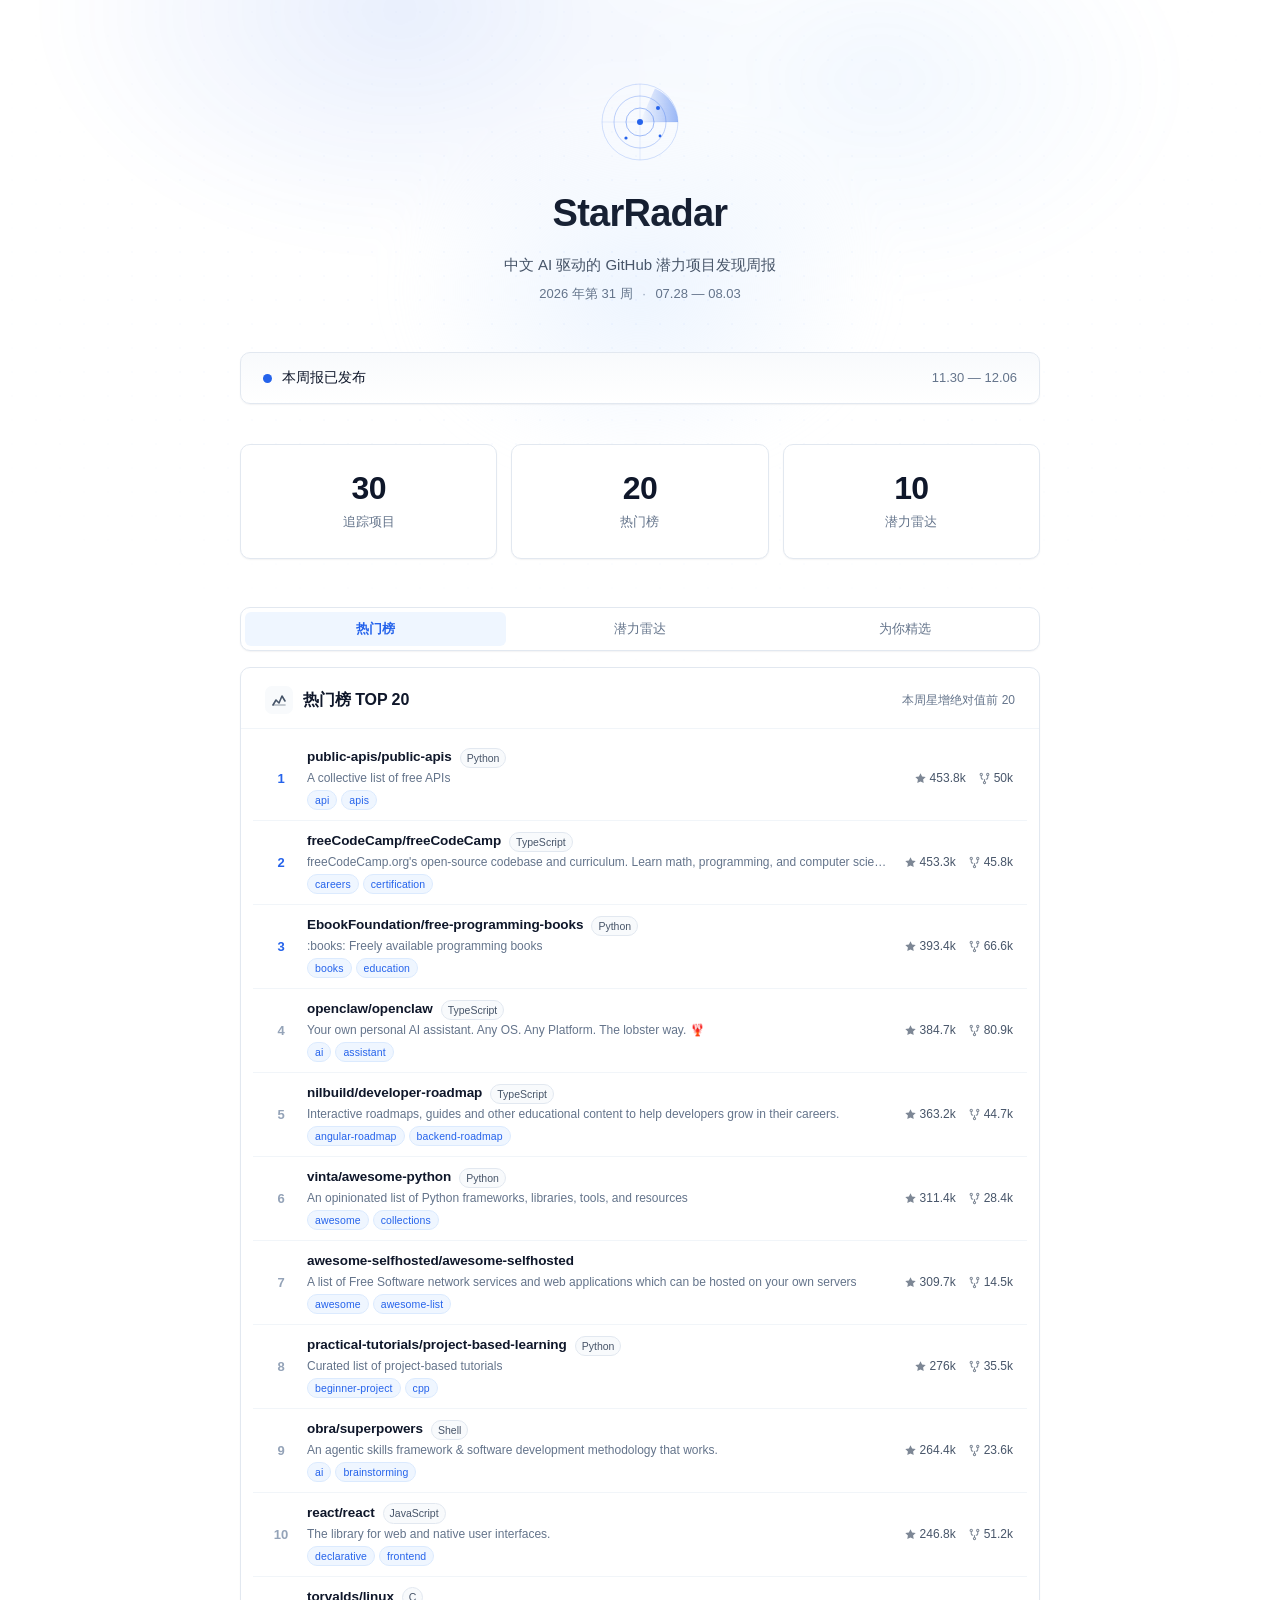
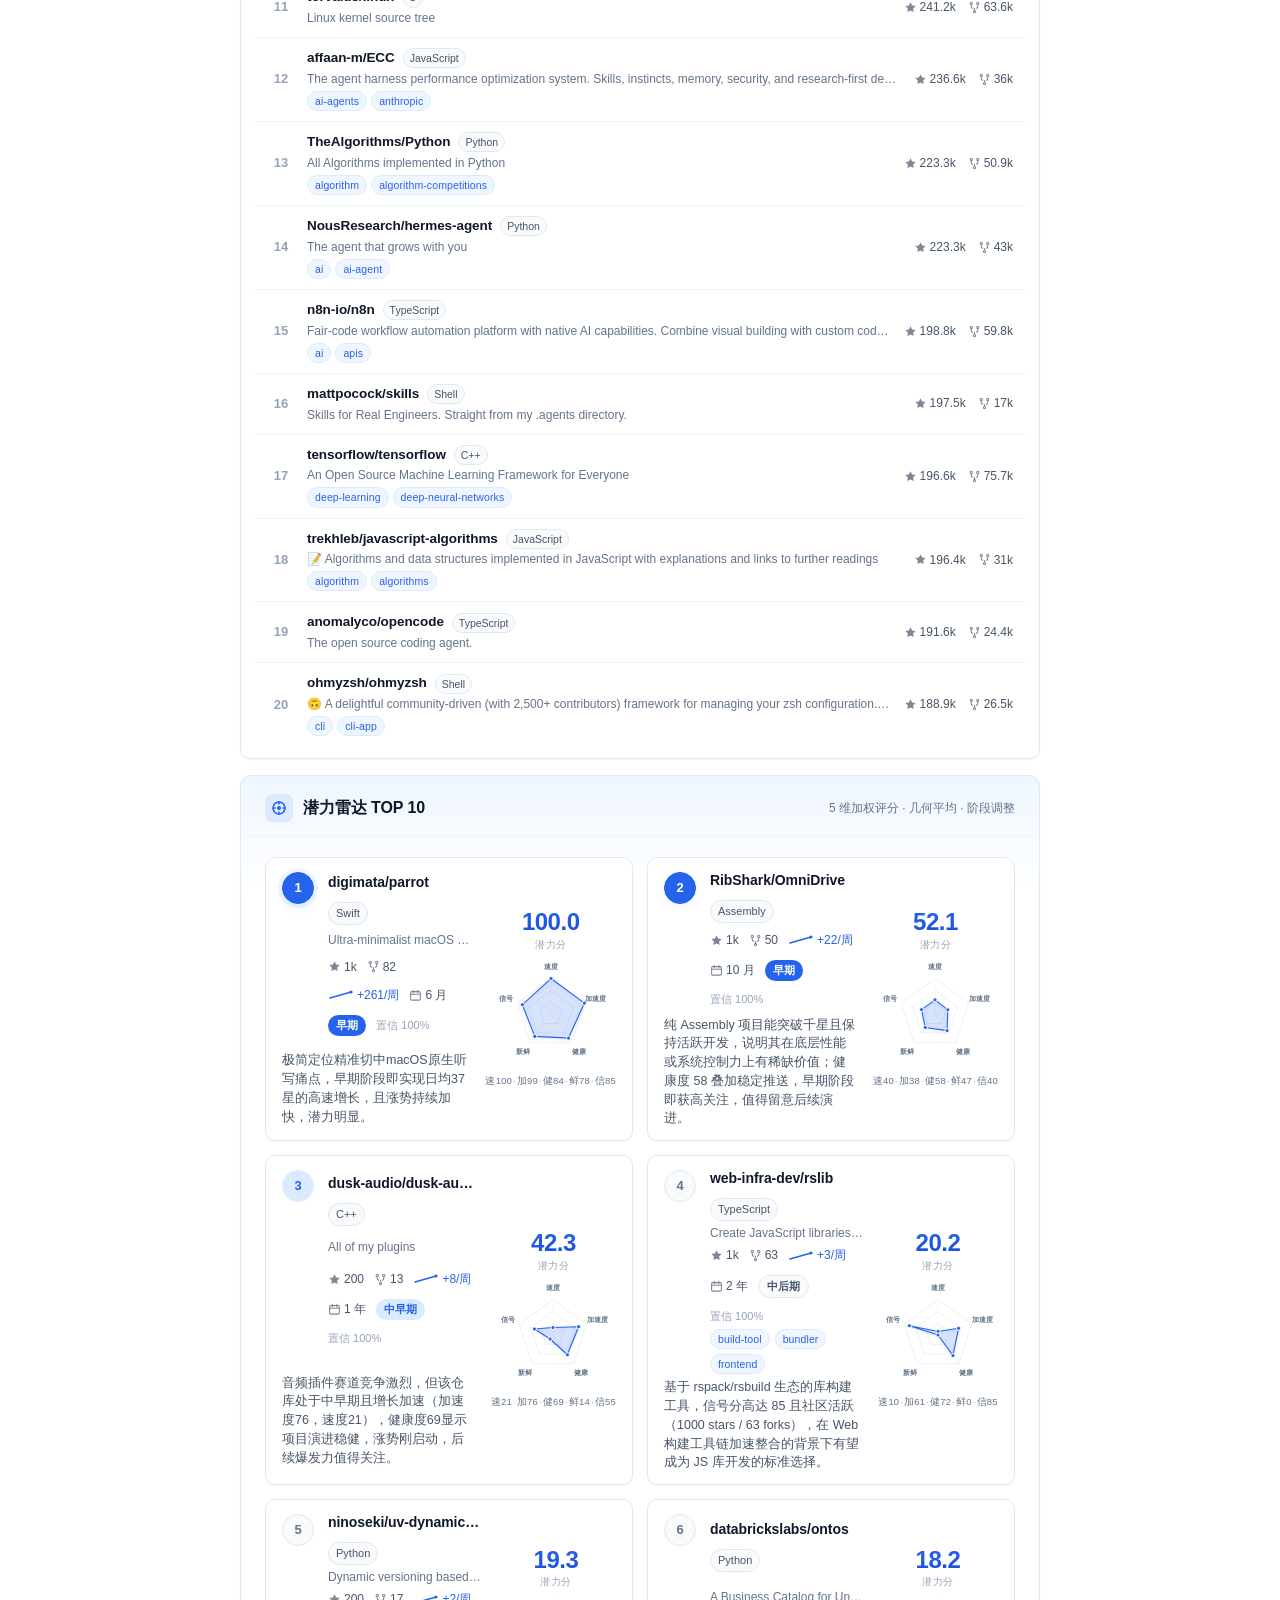
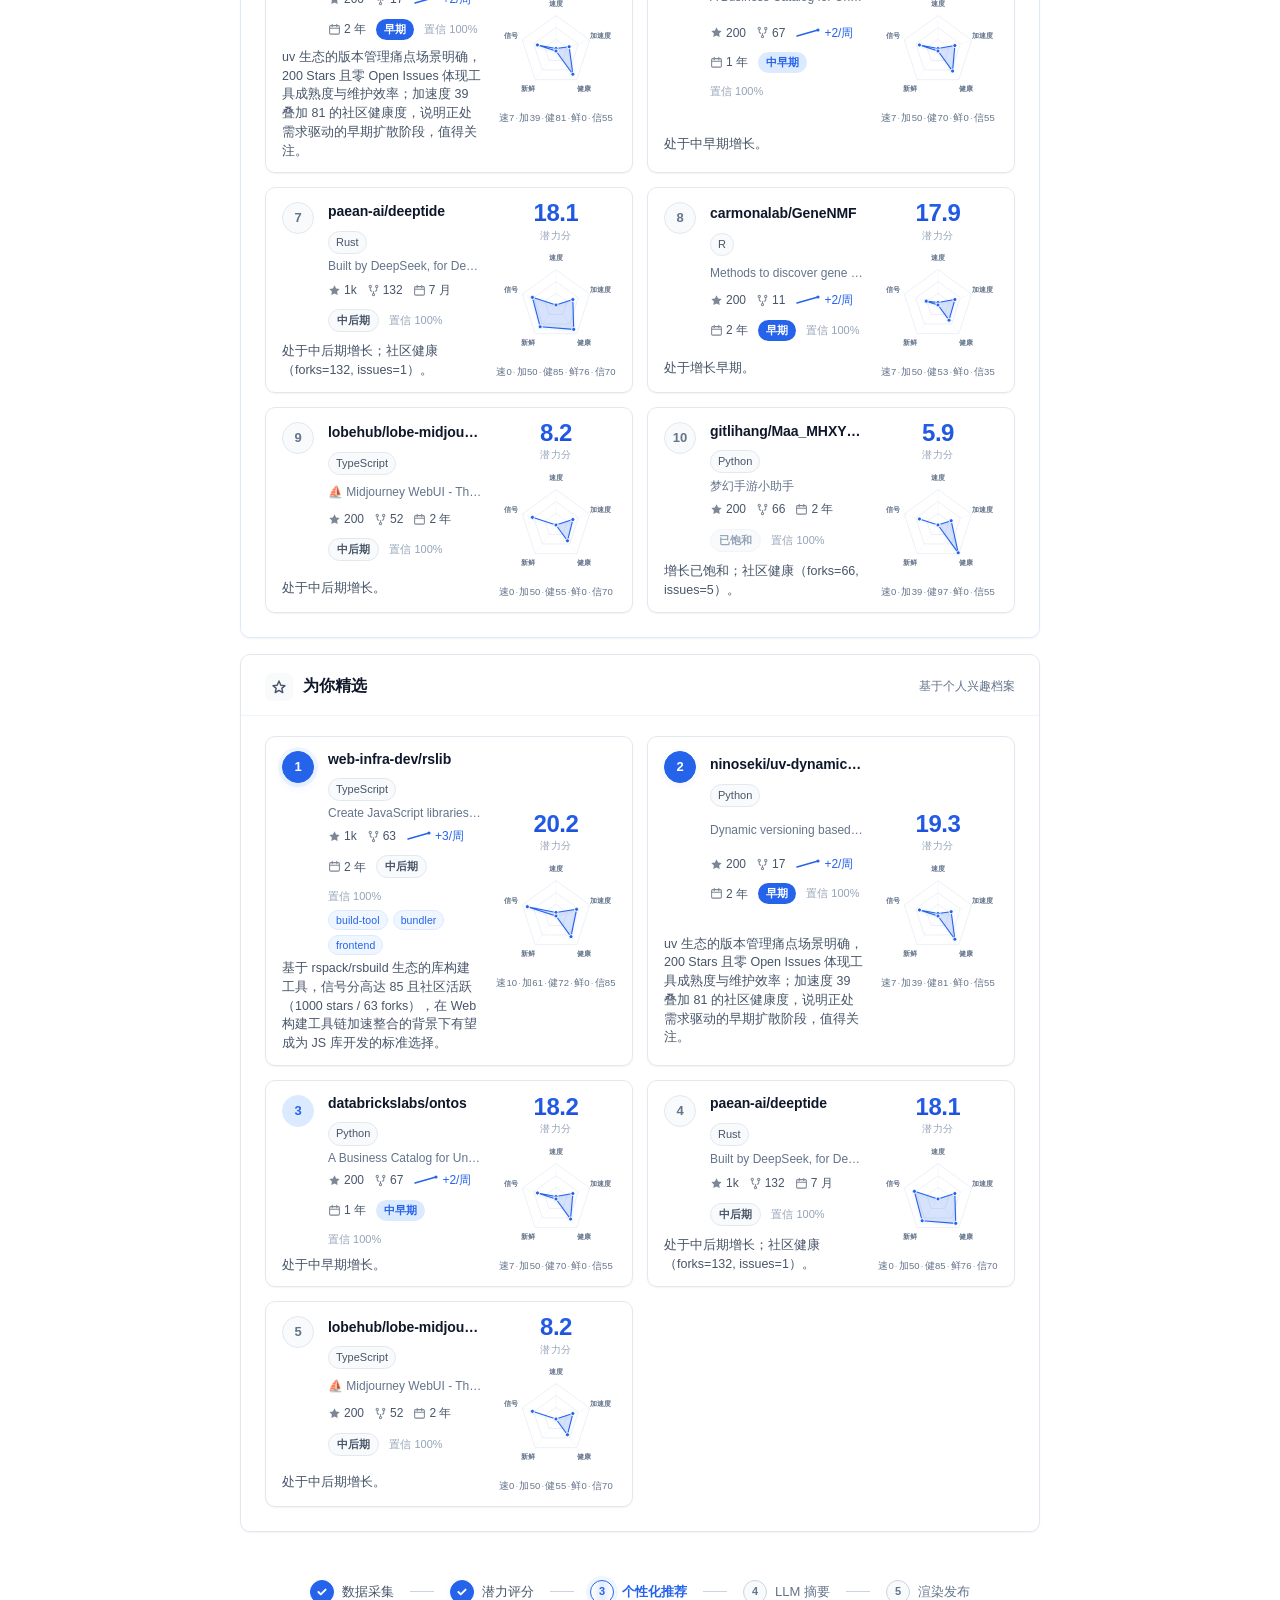
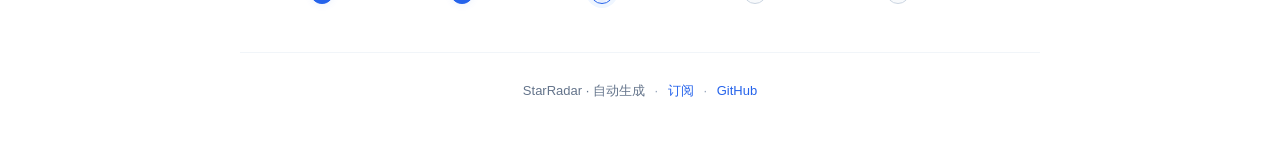
<file: index.html>
<!DOCTYPE html>
<html lang="zh-CN">
<head>
  <meta charset="UTF-8" />
  <meta name="viewport" content="width=device-width, initial-scale=1.0" />
  <title>StarRadar · 星探</title>
  <link rel="preconnect" href="https://fonts.googleapis.com" />
  <link rel="stylesheet" href="css/style.css" />
</head>
<body>

  <!-- 背景层：mesh 光晕 + dot grid -->
  <div class="bg-layer" aria-hidden="true">
    <div class="bg-mesh"></div>
    <div class="bg-dots"></div>
  </div>

  <main class="page">

    <!-- ===== 品牌区（含雷达扫描动画） ===== -->
    <header class="brand">
      <div class="radar" aria-hidden="true">
        <svg class="radar-svg" width="84" height="84" viewBox="0 0 84 84" fill="none">
          <!-- 同心圆 -->
          <circle cx="42" cy="42" r="38" stroke="currentColor" stroke-width="1" opacity="0.18"/>
          <circle cx="42" cy="42" r="26" stroke="currentColor" stroke-width="1" opacity="0.28"/>
          <circle cx="42" cy="42" r="14" stroke="currentColor" stroke-width="1" opacity="0.42"/>
          <!-- 十字线 -->
          <line x1="42" y1="4" x2="42" y2="80" stroke="currentColor" stroke-width="0.6" opacity="0.18"/>
          <line x1="4" y1="42" x2="80" y2="42" stroke="currentColor" stroke-width="0.6" opacity="0.18"/>
          <!-- 中心点 -->
          <circle cx="42" cy="42" r="3" fill="currentColor"/>
          <!-- 扫描扇形（旋转） -->
          <g class="radar-sweep">
            <defs>
              <linearGradient id="sweepGrad" x1="0" y1="0" x2="1" y2="0">
                <stop offset="0%" stop-color="currentColor" stop-opacity="0"/>
                <stop offset="100%" stop-color="currentColor" stop-opacity="0.45"/>
              </linearGradient>
            </defs>
            <path d="M 42 42 L 80 42 A 38 38 0 0 0 56.9 8.6 Z" fill="url(#sweepGrad)"/>
          </g>
          <!-- 信号点（闪烁） -->
          <circle class="signal signal-1" cx="60" cy="28" r="2" fill="currentColor"/>
          <circle class="signal signal-2" cx="28" cy="58" r="1.6" fill="currentColor"/>
          <circle class="signal signal-3" cx="62" cy="56" r="1.4" fill="currentColor"/>
        </svg>
      </div>
      <h1 class="brand-title">StarRadar</h1>
      <p class="brand-tagline">中文 AI 驱动的 GitHub 潜力项目发现周报</p>
      <p class="brand-meta">
        <span>2026 年第 31 周</span>
        <span class="dot">·</span>
        <span>07.28 — 08.03</span>
      </p>
    </header>

    <!-- ===== 周报状态 ===== -->
    <section class="status">
      <div class="status-row">
        <span class="status-pulse" aria-hidden="true"></span>
        <span class="status-text">本周报正在生成中</span>
        <span class="status-time">预计周一 10:00 发布</span>
      </div>
    </section>

    <!-- ===== 概览统计 ===== -->
    <section class="overview" aria-label="本周概览">
      <article class="stat">
        <div class="stat-value">
          <span class="stat-placeholder">—</span>
        </div>
        <div class="stat-label">追踪项目</div>
      </article>
      <article class="stat">
        <div class="stat-value">
          <span class="stat-placeholder">—</span>
        </div>
        <div class="stat-label">热门榜</div>
      </article>
      <article class="stat">
        <div class="stat-value">
          <span class="stat-placeholder">—</span>
        </div>
        <div class="stat-label">潜力雷达</div>
      </article>
    </section>

    <!-- ===== 栏目骨架 ===== -->
    <section class="sections">

      <!-- 跳转索引 -->
      <nav class="nav-tabs" role="tablist">
        <button class="nav-tab active" data-target="#hot">热门榜</button>
        <button class="nav-tab" data-target="#potential">潜力雷达</button>
        <button class="nav-tab" data-target="#foryou">为你精选</button>
      </nav>

      <!-- 热门榜 -->
      <article class="section" id="hot">
        <header class="section-head">
          <div class="section-head-left">
            <span class="section-icon" aria-hidden="true">
              <svg width="16" height="16" viewBox="0 0 16 16" fill="none">
                <path d="M2 13L5 8L8 11L11 4L14 9" stroke="currentColor" stroke-width="1.6" stroke-linecap="round" stroke-linejoin="round"/>
                <path d="M2 13L14 13" stroke="currentColor" stroke-width="1.6" stroke-linecap="round" opacity="0.4"/>
              </svg>
            </span>
            <h2 class="section-title">热门榜 TOP 20</h2>
          </div>
          <span class="section-sub">本周星增绝对值前 20</span>
        </header>
        <div class="section-body section-empty">
          <div class="empty-glyph" aria-hidden="true">
            <svg width="40" height="40" viewBox="0 0 40 40" fill="none">
              <rect x="6" y="22" width="6" height="12" rx="1" stroke="currentColor" stroke-width="1.4" opacity="0.5"/>
              <rect x="17" y="14" width="6" height="20" rx="1" stroke="currentColor" stroke-width="1.4" opacity="0.7"/>
              <rect x="28" y="8" width="6" height="26" rx="1" stroke="currentColor" stroke-width="1.4"/>
            </svg>
          </div>
          <p class="empty-hint">等待数据采集</p>
          <p class="empty-sub">GitHub Search API · 每周两次抓取</p>
        </div>
      </article>

      <!-- 潜力雷达（评分结果渲染于此） -->
      <article class="section section-accent" id="potential">
        <header class="section-head">
          <div class="section-head-left">
            <span class="section-icon section-icon-accent" aria-hidden="true">
              <svg width="16" height="16" viewBox="0 0 16 16" fill="none">
                <circle cx="8" cy="8" r="6" stroke="currentColor" stroke-width="1.5"/>
                <circle cx="8" cy="8" r="2" fill="currentColor"/>
                <line x1="8" y1="2" x2="8" y2="4" stroke="currentColor" stroke-width="1.5" stroke-linecap="round"/>
                <line x1="8" y1="12" x2="8" y2="14" stroke="currentColor" stroke-width="1.5" stroke-linecap="round"/>
                <line x1="2" y1="8" x2="4" y2="8" stroke="currentColor" stroke-width="1.5" stroke-linecap="round"/>
                <line x1="12" y1="8" x2="14" y2="8" stroke="currentColor" stroke-width="1.5" stroke-linecap="round"/>
              </svg>
            </span>
            <h2 class="section-title">潜力雷达 TOP 10</h2>
          </div>
          <span class="section-sub">5 维加权评分 · 几何平均 · 阶段调整</span>
        </header>
        <div class="section-body section-empty">
          <div class="empty-glyph empty-glyph-radar" aria-hidden="true">
            <svg width="40" height="40" viewBox="0 0 40 40" fill="none">
              <circle cx="20" cy="20" r="14" stroke="currentColor" stroke-width="1.4" opacity="0.4"/>
              <circle cx="20" cy="20" r="9" stroke="currentColor" stroke-width="1.4" opacity="0.6"/>
              <circle cx="20" cy="20" r="4" stroke="currentColor" stroke-width="1.4"/>
              <circle cx="20" cy="20" r="1.5" fill="currentColor"/>
            </svg>
          </div>
          <p class="empty-hint">等待潜力评分</p>
          <p class="empty-sub">速度 · 加速度 · 社区健康 · 新鲜度 · 信号</p>
        </div>
      </article>

      <!-- 为你精选 -->
      <article class="section" id="foryou">
        <header class="section-head">
          <div class="section-head-left">
            <span class="section-icon" aria-hidden="true">
              <svg width="16" height="16" viewBox="0 0 16 16" fill="none">
                <path d="M8 2L9.8 6.2L14 6.6L10.8 9.4L11.8 13.6L8 11.4L4.2 13.6L5.2 9.4L2 6.6L6.2 6.2L8 2Z" stroke="currentColor" stroke-width="1.4" stroke-linejoin="round"/>
              </svg>
            </span>
            <h2 class="section-title">为你精选</h2>
          </div>
          <span class="section-sub">基于个人兴趣档案</span>
        </header>
        <div class="section-body section-empty">
          <div class="empty-glyph" aria-hidden="true">
            <svg width="40" height="40" viewBox="0 0 40 40" fill="none">
              <path d="M20 6L23.4 14.6L32 15.2L25.4 21L27.6 29.4L20 25L12.4 29.4L14.6 21L8 15.2L16.6 14.6L20 6Z" stroke="currentColor" stroke-width="1.4" stroke-linejoin="round" opacity="0.7"/>
            </svg>
          </div>
          <p class="empty-hint">等待兴趣模型构建</p>
          <p class="empty-sub">越用越懂你 · 数据仅存本地</p>
        </div>
      </article>

    </section>

    <!-- ===== 流程指示 ===== -->
    <section class="pipeline" aria-label="生成流程">
      <ol class="pipeline-list">
        <li class="step step-done">
          <span class="step-index">
            <svg class="step-check" width="10" height="10" viewBox="0 0 10 10" fill="none">
              <path d="M2 5L4 7L8 3" stroke="currentColor" stroke-width="1.6" stroke-linecap="round" stroke-linejoin="round"/>
            </svg>
          </span>
          <span class="step-name">数据采集</span>
        </li>
        <li class="step step-done">
          <span class="step-index">
            <svg class="step-check" width="10" height="10" viewBox="0 0 10 10" fill="none">
              <path d="M2 5L4 7L8 3" stroke="currentColor" stroke-width="1.6" stroke-linecap="round" stroke-linejoin="round"/>
            </svg>
          </span>
          <span class="step-name">潜力评分</span>
        </li>
        <li class="step step-active">
          <span class="step-index">3</span>
          <span class="step-name">个性化推荐</span>
        </li>
        <li class="step">
          <span class="step-index">4</span>
          <span class="step-name">LLM 摘要</span>
        </li>
        <li class="step">
          <span class="step-index">5</span>
          <span class="step-name">渲染发布</span>
        </li>
      </ol>
    </section>

    <!-- ===== 底部 ===== -->
    <footer class="footer">
      <span>StarRadar · 自动生成</span>
      <span class="dot">·</span>
      <a href="#" class="footer-link">订阅</a>
      <span class="dot">·</span>
      <a href="https://github.com/2BingLing/StarRadar" class="footer-link" target="_blank" rel="noopener">GitHub</a>
    </footer>

  </main>

  <script>
    // 示例数据：模拟 compute_potential_scores() 的输出格式
    // 真实数据将由后端注入并调用 window.StarRadarScores.renderScoreBoard(data, container)
    window.SAMPLE_SCORES = [
      {
        repo: {
          owner: "shadcn-ui", name: "ui", full_name: "shadcn-ui/ui",
          description: "Beautifully designed components built with Radix UI and Tailwind CSS.",
          stars: 75200, forks: 4200, open_issues: 1280,
          created_at: "2023-01-04T00:00:00Z", pushed_at: "2026-07-29T00:00:00Z",
          stars_7d_ago: 74360,
          language: "TypeScript", html_url: "https://github.com/shadcn-ui/ui",
          topics: ["react", "tailwind", "radix-ui"]
        },
        score: {
          score: 92.5,
          breakdown: { vel: 95, acc: 92, health: 88, fresh: 78, signal: 90 },
          stage: "mid_early", stage_multiplier: 1.1, confidence: 0.94, base_score: 89.7,
          explanation: "处于中早期增长；本周涨速 12 star/天；涨速在加快。"
        }
      },
      {
        repo: {
          owner: "withastro", name: "astro", full_name: "withastro/astro",
          description: "The web framework for content-driven websites.",
          stars: 46000, forks: 2100, open_issues: 410,
          created_at: "2021-03-15T00:00:00Z", pushed_at: "2026-07-30T00:00:00Z",
          stars_7d_ago: 45440,
          language: "TypeScript", html_url: "https://github.com/withastro/astro",
          topics: ["astro", "ssg", "framework"]
        },
        score: {
          score: 88.1,
          breakdown: { vel: 86, acc: 82, health: 84, fresh: 72, signal: 92 },
          stage: "mid_early", stage_multiplier: 1.1, confidence: 0.97, base_score: 82.5,
          explanation: "处于中早期增长；本周涨速 8 star/天；社区健康（forks=2100, issues=410）。"
        }
      },
      {
        repo: {
          owner: "mui", name: "mui-x", full_name: "mui/mui-x",
          description: "MUI X: Build complex and data-rich applications using advanced components.",
          stars: 23500, forks: 5500, open_issues: 890,
          created_at: "2020-08-20T00:00:00Z", pushed_at: "2026-07-29T00:00:00Z",
          stars_7d_ago: 23220,
          language: "TypeScript", html_url: "https://github.com/mui/mui-x",
          topics: ["react", "material-ui", "datagrid"]
        },
        score: {
          score: 78.3,
          breakdown: { vel: 72, acc: 58, health: 86, fresh: 50, signal: 88 },
          stage: "mid_late", stage_multiplier: 1.0, confidence: 1.0, base_score: 78.3,
          explanation: "处于中后期增长；本周涨速 4 star/天；社区健康（forks=5500, issues=890）。"
        }
      },
      {
        repo: {
          owner: "vercel", name: "next.js", full_name: "vercel/next.js",
          description: "The React Framework for the Web.",
          stars: 128400, forks: 27300, open_issues: 2400,
          created_at: "2016-10-06T00:00:00Z", pushed_at: "2026-07-30T00:00:00Z",
          stars_7d_ago: 127100,
          language: "TypeScript", html_url: "https://github.com/vercel/next.js",
          topics: ["react", "ssr", "framework"]
        },
        score: {
          score: 76.8,
          breakdown: { vel: 68, acc: 54, health: 82, fresh: 28, signal: 95 },
          stage: "mid_late", stage_multiplier: 1.0, confidence: 1.0, base_score: 76.8,
          explanation: "处于中后期增长；本周涨速 186 star/天；元数据完整。"
        }
      },
      {
        repo: {
          owner: "tailwindlabs", name: "tailwindcss", full_name: "tailwindlabs/tailwindcss",
          description: "A utility-first CSS framework for rapid UI development.",
          stars: 84200, forks: 4400, open_issues: 1200,
          created_at: "2017-11-01T00:00:00Z", pushed_at: "2026-07-28T00:00:00Z",
          stars_7d_ago: 83650,
          language: "JavaScript", html_url: "https://github.com/tailwindlabs/tailwindcss",
          topics: ["css", "utility-first", "design-system"]
        },
        score: {
          score: 74.2,
          breakdown: { vel: 64, acc: 50, health: 80, fresh: 32, signal: 90 },
          stage: "mid_late", stage_multiplier: 1.0, confidence: 0.98, base_score: 74.2,
          explanation: "处于中后期增长；本周涨速 79 star/天；社区健康。"
        }
      },
      {
        repo: {
          owner: "pmndrs", name: "zustand", full_name: "pmndrs/zustand",
          description: "Bear necessities for state management in React.",
          stars: 48300, forks: 1520, open_issues: 280,
          created_at: "2019-02-12T00:00:00Z", pushed_at: "2026-07-27T00:00:00Z",
          stars_7d_ago: 47800,
          language: "TypeScript", html_url: "https://github.com/pmndrs/zustand",
          topics: ["react", "state-management", "hooks"]
        },
        score: {
          score: 71.5,
          breakdown: { vel: 62, acc: 48, health: 78, fresh: 38, signal: 84 },
          stage: "mid_late", stage_multiplier: 1.0, confidence: 0.92, base_score: 71.5,
          explanation: "处于中后期增长；本周涨速 71 star/天；社区健康。"
        }
      },
      {
        repo: {
          owner: "tldraw", name: "tldraw", full_name: "tldraw/tldraw",
          description: "A very good whiteboard SDK.",
          stars: 38900, forks: 2350, open_issues: 420,
          created_at: "2021-06-15T00:00:00Z", pushed_at: "2026-07-29T00:00:00Z",
          stars_7d_ago: 38350,
          language: "TypeScript", html_url: "https://github.com/tldraw/tldraw",
          topics: ["whiteboard", "canvas", "sdk"]
        },
        score: {
          score: 68.9,
          breakdown: { vel: 58, acc: 44, health: 74, fresh: 42, signal: 86 },
          stage: "mid_late", stage_multiplier: 1.0, confidence: 0.88, base_score: 68.9,
          explanation: "处于中后期增长；本周涨速 79 star/天；元数据完整。"
        }
      },
      {
        repo: {
          owner: "public-apis", name: "public-apis", full_name: "public-apis/public-apis",
          description: "A collective list of free APIs.",
          stars: 321500, forks: 34200, open_issues: 300,
          created_at: "2016-03-22T00:00:00Z", pushed_at: "2026-06-15T00:00:00Z",
          stars_7d_ago: 321290,
          language: "Python", html_url: "https://github.com/public-apis/public-apis",
          topics: ["api", "public-apis", "list"]
        },
        score: {
          score: 62.4,
          breakdown: { vel: 45, acc: 35, health: 80, fresh: 12, signal: 75 },
          stage: "saturated", stage_multiplier: 0.7, confidence: 1.0, base_score: 89.1,
          explanation: "增长已饱和；本周涨速 30 star/天；社区健康。"
        }
      },
      {
        repo: {
          owner: "facebook", name: "react", full_name: "facebook/react",
          description: "The library for web and native user interfaces.",
          stars: 234600, forks: 48200, open_issues: 980,
          created_at: "2013-05-25T00:00:00Z", pushed_at: "2026-07-29T00:00:00Z",
          stars_7d_ago: 234450,
          language: "JavaScript", html_url: "https://github.com/facebook/react",
          topics: ["react", "ui", "frontend"]
        },
        score: {
          score: 60.3,
          breakdown: { vel: 42, acc: 32, health: 85, fresh: 4, signal: 92 },
          stage: "saturated", stage_multiplier: 0.7, confidence: 1.0, base_score: 86.1,
          explanation: "增长已饱和；本周涨速 21 star/天；社区健康。"
        }
      },
      {
        repo: {
          owner: "freeCodeCamp", name: "freeCodeCamp", full_name: "freeCodeCamp/freeCodeCamp",
          description: "freeCodeCamp.org's open-source codebase and curriculum.",
          stars: 405800, forks: 38200, open_issues: 180,
          created_at: "2014-12-25T00:00:00Z", pushed_at: "2026-07-28T00:00:00Z",
          stars_7d_ago: 405600,
          language: "TypeScript", html_url: "https://github.com/freeCodeCamp/freeCodeCamp",
          topics: ["education", "learn-to-code", "curriculum"]
        },
        score: {
          score: 58.7,
          breakdown: { vel: 38, acc: 30, health: 82, fresh: 6, signal: 85 },
          stage: "late", stage_multiplier: 0.85, confidence: 1.0, base_score: 69.1,
          explanation: "接近增长天花板；涨速在放缓；元数据完整。"
        }
      }
    ];
  </script>
  <script src="js/score_card.js"></script>
  <script src="js/trending_card.js"></script>
  <script src="js/picks_card.js"></script>
  <script src="js/app.js"></script>
  <script>
    // 跳转索引：点击平滑滚动 + 滚动高亮
    (function () {
      var tabs = document.querySelectorAll(".nav-tab");
      var targets = ["#hot", "#potential", "#foryou"].map(function (s) {
        return document.querySelector(s);
      });
      tabs.forEach(function (tab) {
        tab.addEventListener("click", function () {
          var el = document.querySelector(tab.dataset.target);
          if (el) el.scrollIntoView({ behavior: "smooth", block: "start" });
        });
      });
      window.addEventListener("scroll", function () {
        var y = window.scrollY + 140;
        var idx = 0;
        for (var i = 0; i < targets.length; i++) {
          if (targets[i] && targets[i].offsetTop <= y) idx = i;
        }
        tabs.forEach(function (t, i) {
          t.classList.toggle("active", i === idx);
        });
      }, { passive: true });
    })();
  </script>
</body>
</html>
</file>
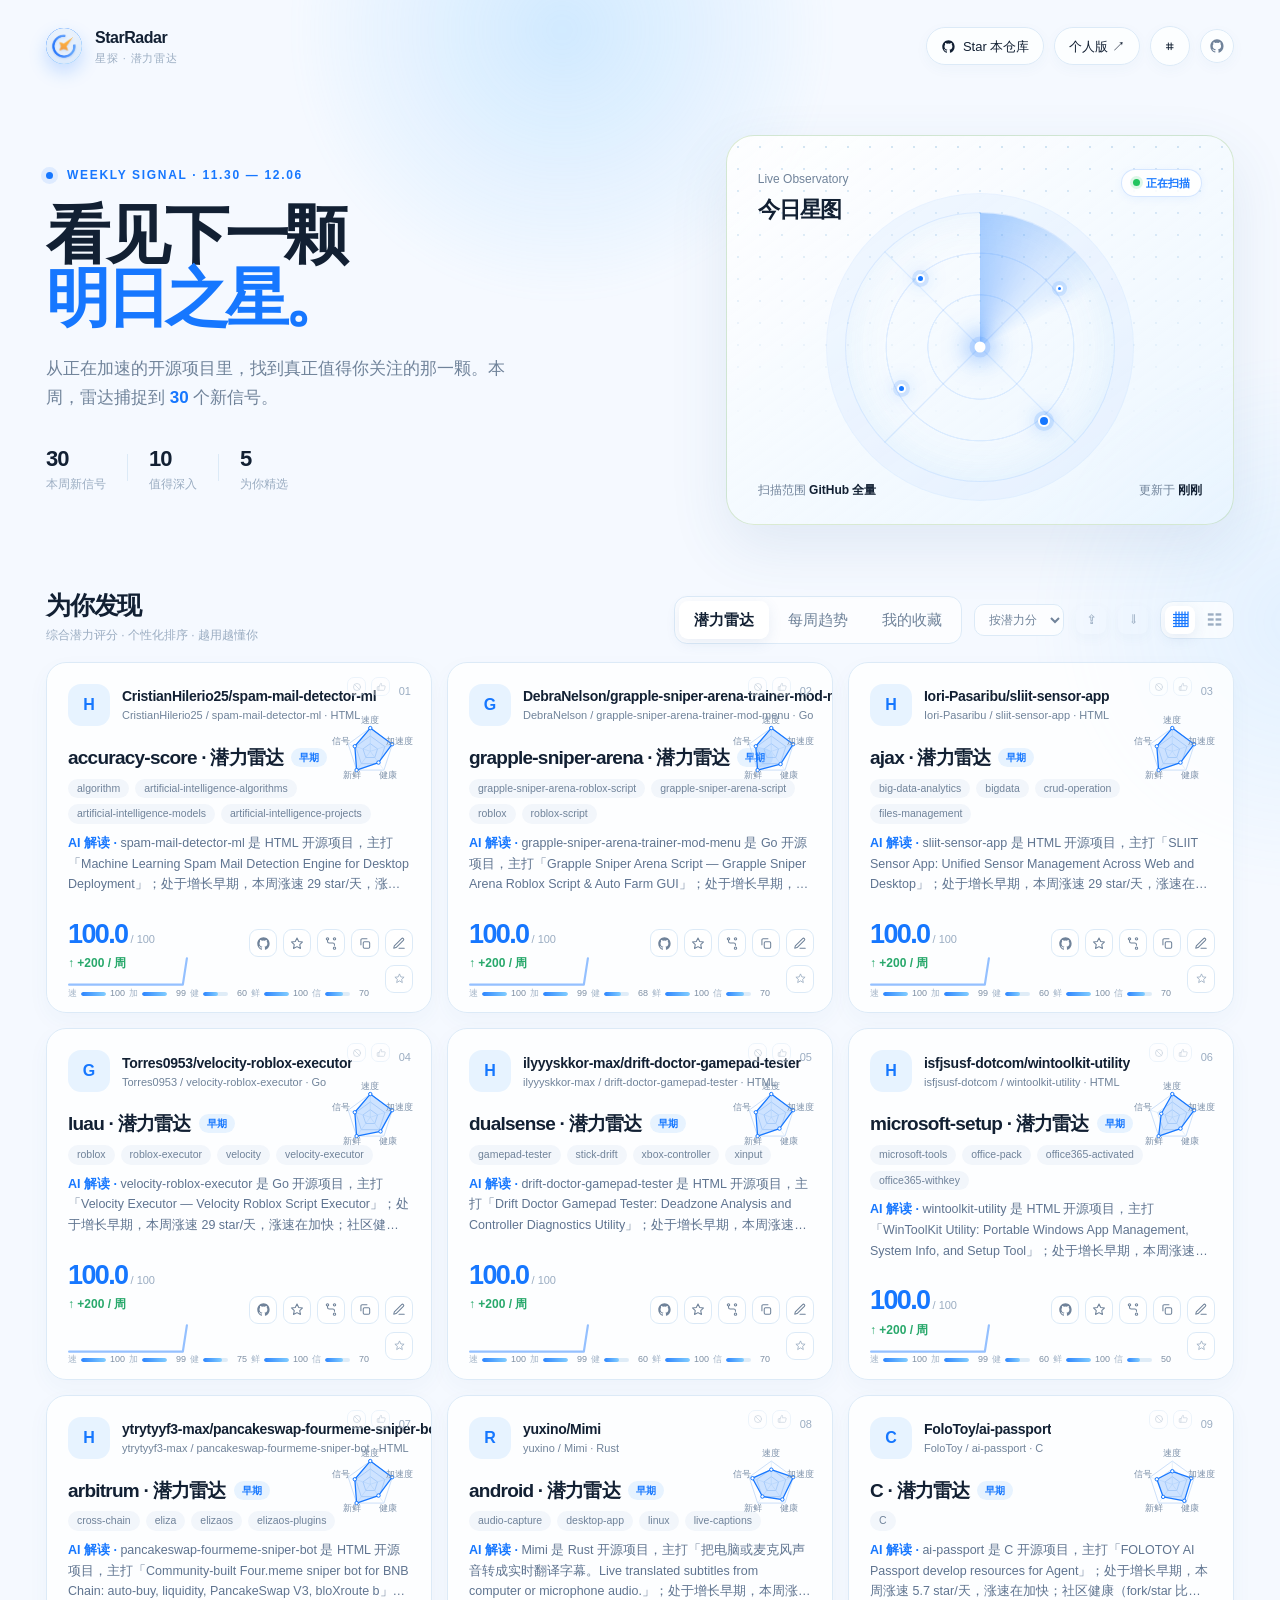
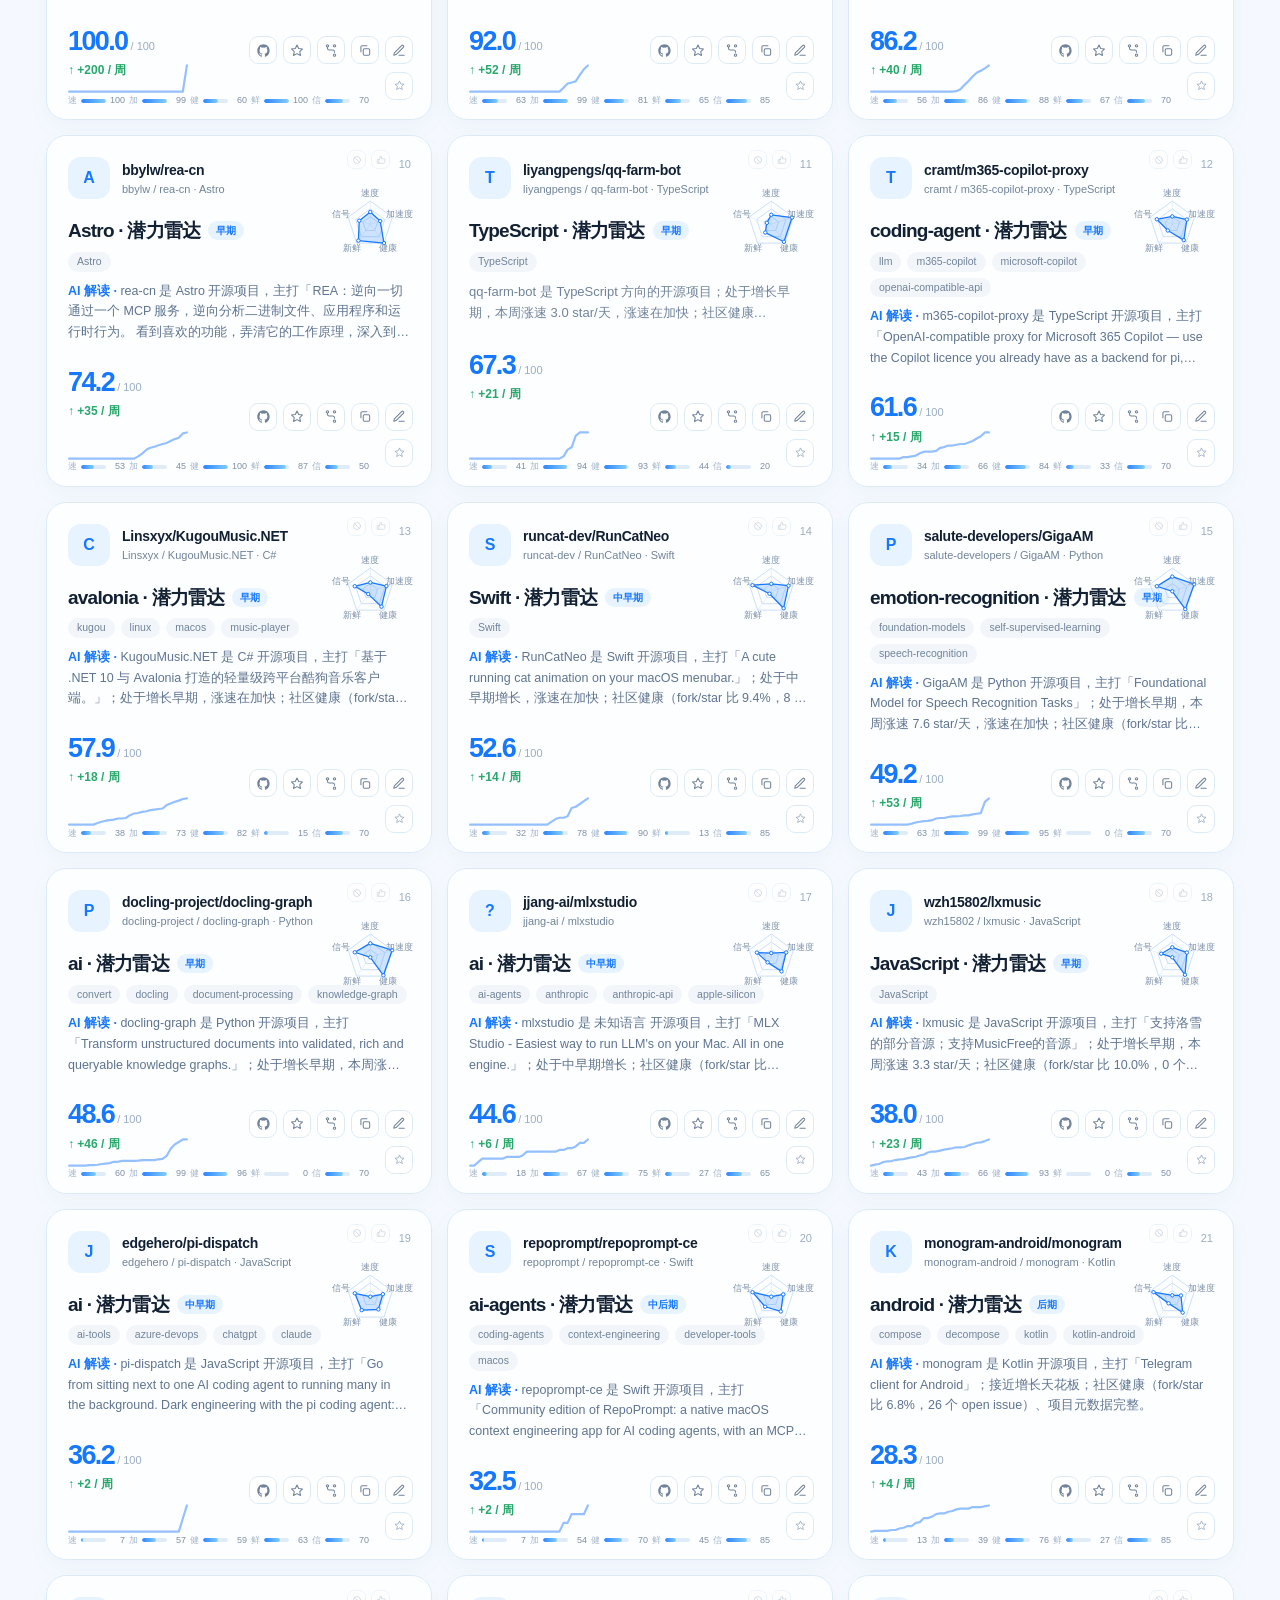
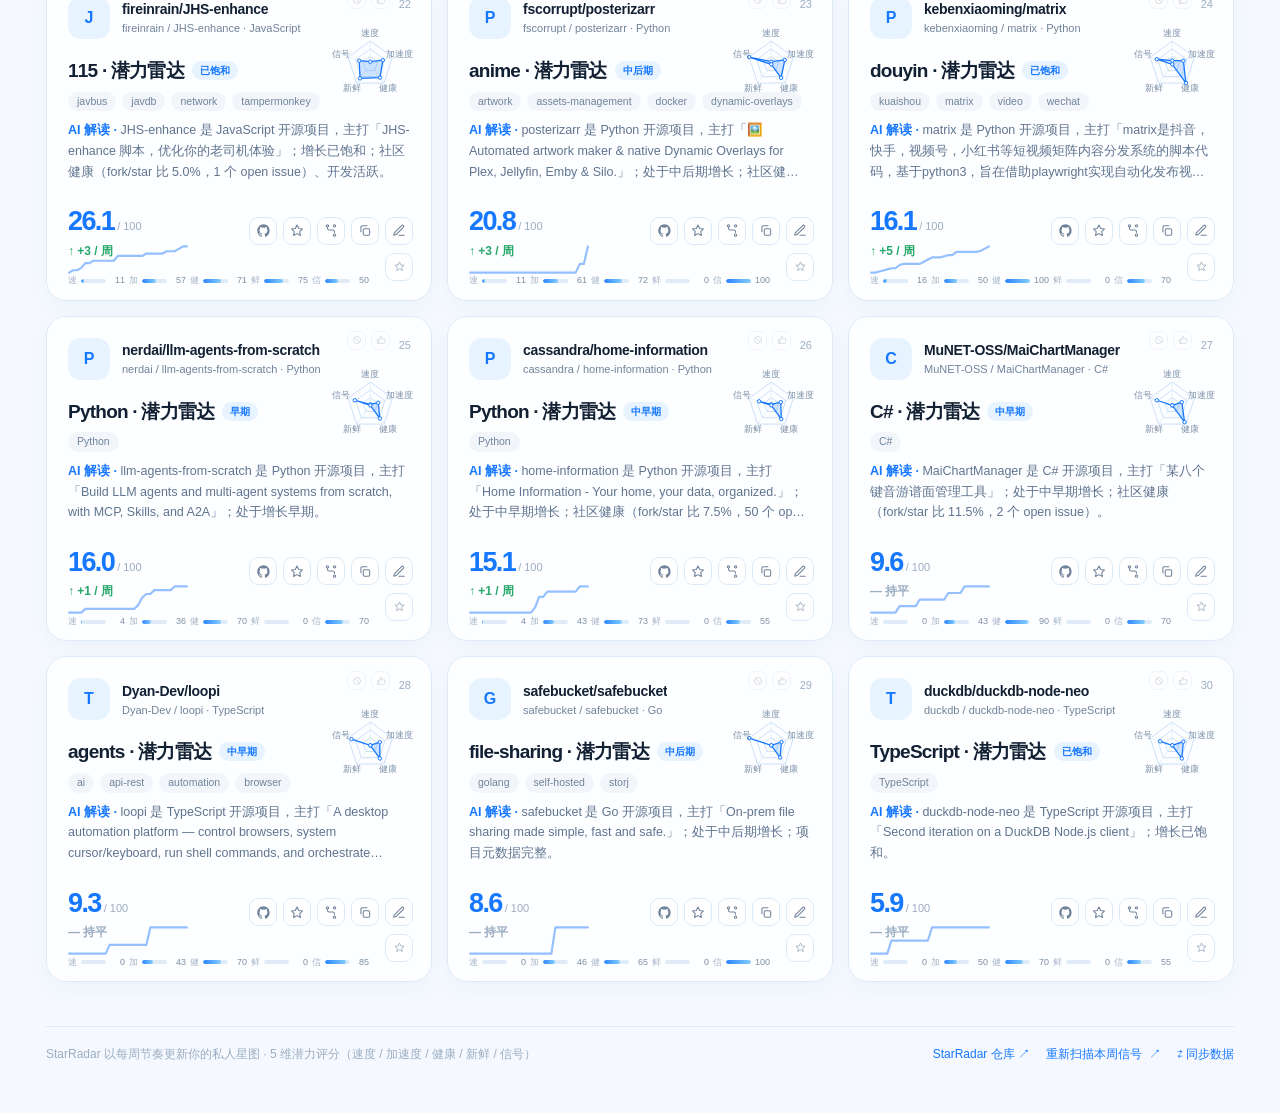
<file: static/index.html>
﻿<!doctype html>
<html lang="zh-CN">
<head>
<meta charset="utf-8">
<meta name="viewport" content="width=device-width,initial-scale=1">
<title>StarRadar · 星探</title>
<link rel="icon" type="image/png" href="favicon.png">
<link rel="stylesheet" href="css/style.css?v=20260810d">
</head>
<body>
<div class="ambient a"></div>
<div class="ambient b"></div>

<main class="page">
  <!-- ===== 顶部导航 ===== -->
  <nav class="topbar">
    <a class="brand" href="#top">
      <span class="mark" aria-hidden="true">
        <img src="starlogo.png" alt="" width="22" height="22">
      </span>
      <span><strong>StarRadar</strong><small>星探 · 潜力雷达</small></span>
    </a>
    <div class="actions">
      <a class="gh-repo" href="https://github.com/2BingLing/StarRadar" target="_blank" rel="noopener" title="StarRadar 仓库">
        <svg viewBox="0 0 24 24" fill="currentColor" width="15" height="15" aria-hidden="true"><path d="M12 2C6.5 2 2 6.6 2 12.2c0 4.5 2.9 8.3 6.8 9.7.5.1.7-.2.7-.5v-1.7c-2.8.6-3.4-1.2-3.4-1.2-.5-1.2-1.1-1.5-1.1-1.5-.9-.6.1-.6.1-.6 1 .1 1.5 1 1.5 1 .9 1.6 2.4 1.1 3 .9.1-.7.4-1.1.6-1.4-2.2-.3-4.6-1.1-4.6-5 0-1.1.4-2 1-2.7-.1-.3-.4-1.3.1-2.7 0 0 .8-.3 2.7 1a9.4 9.4 0 0 1 5 0c1.9-1.3 2.7-1 2.7-1 .5 1.4.2 2.4.1 2.7.6.7 1 1.6 1 2.7 0 3.9-2.4 4.7-4.6 5 .4.3.7.9.7 1.9v2.8c0 .3.2.6.7.5 4-1.4 6.8-5.2 6.8-9.7C22 6.6 17.5 2 12 2z"/></svg>
        <span>Star 本仓库</span>
      </a>
      <a class="gh-repo" href="?personal=1" id="pLink" title="个人特化雷达：基于你的画像搜索与解读">个人版 ↗</a>
      <button class="icon" id="search" title="语义搜索">⌗</button>
      <button class="icon" id="ghConn" title="连接 GitHub，解锁一键加星 / Fork"></button>
      <button class="profile" id="profile"><span>林</span><em>我的雷达</em>⌄</button>
    </div>
  </nav>

  <!-- ===== Hero：雷达扫描 + 概览 ===== -->
  <section class="hero" id="top">
    <div>
      <div class="eyebrow"><i></i> Weekly signal · <span id="sigDate">—</span></div>
      <h1>看见下一颗<br><em>明日之星。</em></h1>
      <p>从正在加速的开源项目里，找到真正值得你关注的那一颗。本周，雷达捕捉到 <strong id="sigCount">…</strong> 个新信号。</p>
      <div class="meta">
        <div><strong id="mSignals">—</strong><br>本周新信号</div>
        <span class="rule"></span>
        <div><strong id="mDeep">—</strong><br>值得深入</div>
        <span class="rule"></span>
        <div><strong id="mMatch">—</strong><br>为你精选</div>
      </div>
    </div>
    <div class="radar-card">
      <div class="radar-head">
        <div><small>Live Observatory</small><strong>今日星图</strong></div>
        <span class="live">正在扫描</span>
      </div>
      <div class="radar" aria-hidden="true">
        <i class="star s1"></i><i class="star s2"></i><i class="star s3"></i><i class="star s4"></i>
      </div>
      <div class="radar-foot">
        <span>扫描范围 <strong>GitHub 全量</strong></span>
        <span>更新于 <strong id="radarUpd">—</strong></span>
      </div>
    </div>
  </section>

  <!-- ===== 项目卡片区 ===== -->
  <section>
    <div class="section-head">
      <div><h2>为你发现</h2><p>综合潜力评分 · 个性化排序 · 越用越懂你</p></div>
        <div class="tools">
          <div class="tabs" role="tablist">
            <button class="active" data-tab="potential" role="tab">潜力雷达</button>
            <button data-tab="trends" role="tab">每周趋势</button>
            <button data-tab="picks" role="tab">我的收藏</button>
          </div>
          <select class="sort" id="sortBy" title="排序">
            <option value="score">按潜力分</option>
            <option value="stars">按 Star</option>
            <option value="gain">按周增</option>
          </select>
          <div class="views" role="group" aria-label="视图切换">
            <button class="active" data-view="grid" title="卡片视图">▦</button>
            <button data-view="list" title="列表视图">☷</button>
          </div>
        </div>
    </div>
    <div class="p-bar" id="personalBar" hidden>
      <span class="p-time" id="personalTime"></span>
      <button class="gh-btn ghost p-refresh" id="personalRefresh">⇄ 刷新数据</button>
    </div>
    <div class="cards" id="cards"></div>
  </section>

  <footer class="foot">
    <span>StarRadar 以每周节奏更新你的私人星图 · 5 维潜力评分（速度 / 加速度 / 健康 / 新鲜 / 信号）</span>
    <span class="foot-links">
      <a href="https://github.com/2BingLing/StarRadar" target="_blank" rel="noopener" id="repoLink">StarRadar 仓库 ↗</a>
      <a href="#top" id="refresh">重新扫描本周信号&nbsp; ↗</a>
      <button id="syncBtn" title="把本机问卷与行为记录同步到本地服务库（需已运行 python src/main.py --serve）">⇄ 同步数据</button>
    </span>
  </footer>
</main>

<!-- ===== 冷启动问卷（首次访问 / 点击"我的雷达"） ===== -->
<div class="survey-overlay" id="surveyPanel" aria-hidden="true">
  <div class="survey-box" role="dialog" aria-modal="true">
    <button class="detail-close" id="surveyClose" title="跳过，稍后再来">×</button>
    <div class="survey-head">
      <span class="survey-ico" aria-hidden="true">
        <img src="starlogo.png" alt="" width="30" height="30">
      </span>
      <div>
        <h3 id="surveyHeadTitle">告诉雷达，你在寻找什么</h3>
        <p id="surveyHeadSub">只需 30 秒 · 数据只存本机浏览器 · 之后可在「我的雷达」随时修改</p>
      </div>
    </div>

    <!-- ===== 界面一 · 初次填写（左步骤条 + 右内容区） ===== -->
    <div class="wizard" id="surveyWizard">
      <aside class="rail" aria-label="步骤导航">
        <div class="rail-title">扫描设置</div>
        <div class="rail-item active" data-go="1">
          <span class="node"><span class="num">1</span>
            <svg viewBox="0 0 12 12" fill="none"><path d="M2.2 6.4 L4.8 9 L9.8 3.4" stroke="#fff" stroke-width="1.8" stroke-linecap="round" stroke-linejoin="round"/></svg>
            <span class="star-node"></span>
          </span>
          <span class="rail-label">领域</span>
        </div>
        <div class="rail-item future" data-go="2">
          <span class="node"><span class="num">2</span>
            <svg viewBox="0 0 12 12" fill="none"><path d="M2.2 6.4 L4.8 9 L9.8 3.4" stroke="#fff" stroke-width="1.8" stroke-linecap="round" stroke-linejoin="round"/></svg>
            <span class="star-node"></span>
          </span>
          <span class="rail-label">体量</span>
        </div>
        <div class="rail-item future" data-go="3">
          <span class="node"><span class="num">3</span>
            <svg viewBox="0 0 12 12" fill="none"><path d="M2.2 6.4 L4.8 9 L9.8 3.4" stroke="#fff" stroke-width="1.8" stroke-linecap="round" stroke-linejoin="round"/></svg>
            <span class="star-node"></span>
          </span>
          <span class="rail-label">AI 个性化</span>
        </div>
        <div class="rail-item future" data-go="4">
          <span class="node"><span class="num">4</span>
            <svg viewBox="0 0 12 12" fill="none"><path d="M2.2 6.4 L4.8 9 L9.8 3.4" stroke="#fff" stroke-width="1.8" stroke-linecap="round" stroke-linejoin="round"/></svg>
          </span>
          <span class="rail-label">完成</span>
        </div>
      </aside>

      <div class="content">
        <div class="step-pane on" data-step="1">
          <div class="step-head">
            <span class="eyebrow">STEP 1 / 4</span>
            <h2>你想发现哪类项目？</h2>
            <p>2026 热门方向 · 选 1-8 个，后续推荐以此为核心</p>
          </div>
          <div class="step-body">
            <div class="grp">
              <div class="grp-head"><h3>热门前沿</h3><span class="count" id="hotCount">0 / 8</span></div>
              <div class="survey-tags tags" data-group="hot"></div>
            </div>
            <div class="grp">
              <div class="grp-head"><h3>经典领域</h3></div>
              <div class="survey-tags tags" data-group="classic"></div>
            </div>
          </div>
        </div>

        <div class="step-pane" data-step="2">
          <div class="step-head">
            <span class="eyebrow">STEP 2 / 4</span>
            <h2>你通常关注多大体量的项目？</h2>
            <p>星数无意义，增长动能才上榜——体量决定我们为你搜索的池子</p>
          </div>
          <div class="step-body">
            <div class="size-picker">
              <div class="field">
                <label class="field-label">最低星数</label>
                <select id="surveyMin">
                  <option value="0">不限</option>
                  <option value="50">50 以上</option>
                  <option value="100">100 以上</option>
                  <option value="500" selected>500 以上</option>
                  <option value="1000">1000 以上</option>
                </select>
              </div>
              <div class="field">
                <label class="field-label">最高星数</label>
                <select id="surveyMax">
                  <option value="0" selected>不限</option>
                  <option value="1000">1000 以下</option>
                  <option value="5000">5000 以下</option>
                  <option value="10000">10000 以下</option>
                </select>
              </div>
            </div>
            <p class="range-hint">区间会随你的行为记忆动态微调——越用越准</p>
          </div>
        </div>

        <div class="step-pane" data-step="3">
          <div class="step-head">
            <span class="eyebrow">STEP 3 / 4</span>
            <h2>AI 个性化（可选）</h2>
            <p>填 LLM Key，解读 / 推荐理由 / 周报全部按你的画像生成；不填则规则模式</p>
          </div>
          <div class="step-body">
            <div class="preset-row" id="qLLMPresets"><span class="pr-label">预设</span></div>
            <div class="field"><label class="field-label">API Base URL</label>
              <input id="qLLMBase" type="text" placeholder="https://api.openai.com/v1" autocomplete="off"></div>
            <div class="field-row">
              <div class="field"><label class="field-label">API Key</label>
                <input id="qLLMKey" type="password" placeholder="sk-…（不填则规则模式）" autocomplete="off"></div>
              <div class="field"><label class="field-label">模型</label>
                <input id="qLLMModel" type="text" placeholder="gpt-5-mini" autocomplete="off"></div>
            </div>
            <div class="llm-test-row">
              <button class="llm-test" id="qLlmTest" type="button">测试连接</button>
              <span class="llm-status" id="qLlmStatus"></span>
            </div>
            <p class="form-note">仅支持 <b>OpenAI 兼容接口</b>（Anthropic 原生 API 不兼容）；保存时自动测试连通，失败不生效。</p>
          </div>
        </div>

        <div class="step-pane" data-step="4">
          <div class="done-stage">
            <div class="radar-hero" aria-hidden="true">
              <i class="ring"></i><i class="ring r2"></i><i class="ring r3"></i>
              <i class="scan"></i>
              <svg viewBox="0 0 128 128" fill="none">
                <path d="M 108,64 A 44 44 0 1 0 20,64" stroke="#1677ff" stroke-width="5" stroke-linecap="round"/>
                <path d="M 64,46 l4.5,10 10.9,1.3-7.9,7.5 2,10.8L64,71l-9.5,5.6 2-10.8-7.9-7.5 10.9-1.3z" fill="#FFD166"/>
              </svg>
            </div>
            <h2>你的雷达已就绪</h2>
            <p class="done-sub" id="doneSub">正在为你生成个性化建议…</p>
            <div class="sum-card" id="sumCard"></div>
            <div class="done-status"><span class="spin"></span><span id="doneStatus">AI 正在分析你的兴趣…</span></div>
          </div>
        </div>

        <div class="content-foot">
          <button class="survey-skip" id="surveySkip">跳过</button>
          <span class="survey-count" id="surveyCount">1 / 4</span>
          <button class="survey-next" id="surveyNext">下一步 →</button>
          <button class="survey-done" id="surveyDone" hidden>完成 ✓</button>
        </div>
      </div>
    </div>

    <!-- ===== 界面二 · 再次修改（紧凑编辑面板） ===== -->
    <div class="edit" id="surveyEdit" hidden>
      <div class="edit-head">
        <h2>我的雷达 · 修改兴趣档案</h2>
        <p>改动将在下次生成时生效</p>
      </div>
      <div class="edit-sec">
        <div class="sec-head"><h3>兴趣领域</h3><span class="sec-note">点 × 移除</span><span class="sec-count" id="editCount">0 / 8</span></div>
        <div class="sel-tags" id="editTags"></div>
        <div class="pop-wrap">
          <button class="add-tag" id="editAdd" type="button">＋ 添加领域</button>
          <div class="add-pop" id="editPop" hidden>
            <div class="pop-title">选择要添加的领域</div>
            <div class="pop-grp"><h4>热门前沿</h4><div class="survey-tags tags" data-group="hot"></div></div>
            <div class="pop-grp"><h4>经典领域</h4><div class="survey-tags tags" data-group="classic"></div></div>
          </div>
        </div>
      </div>
      <div class="edit-sec">
        <div class="sec-head"><h3>体量区间</h3><span class="sec-note">决定搜索池</span></div>
        <div class="field-row">
          <div class="field"><label class="field-label">最低星数</label>
            <select id="eMin">
              <option value="0">不限</option>
              <option value="50">50 以上</option>
              <option value="100">100 以上</option>
              <option value="500">500 以上</option>
              <option value="1000">1000 以上</option>
            </select></div>
          <div class="field"><label class="field-label">最高星数</label>
            <select id="eMax">
              <option value="0">不限</option>
              <option value="1000">1000 以下</option>
              <option value="5000">5000 以下</option>
              <option value="10000">10000 以下</option>
            </select></div>
        </div>
      </div>
      <div class="edit-sec">
        <div class="sec-head"><h3>AI 个性化（可选）</h3><span class="sec-note">LLM Key · 保存前自动测试</span></div>
        <div class="preset-row" id="editPresets"><span class="pr-label">预设</span></div>
        <div class="field-row">
          <div class="field"><label class="field-label">API Base URL</label>
            <input id="eLLMBase" type="text" placeholder="https://api.openai.com/v1" autocomplete="off"></div>
          <div class="field"><label class="field-label">模型</label>
            <input id="eLLMModel" type="text" placeholder="gpt-5-mini" autocomplete="off"></div>
        </div>
        <div class="field"><label class="field-label">API Key</label>
          <input id="eLLMKey" type="password" placeholder="sk-…（留空则清除）" autocomplete="off"></div>
        <div class="llm-test-row">
          <button class="llm-test" id="eLlmTest" type="button">测试连接</button>
          <span class="llm-status" id="eLlmStatus"></span>
        </div>
      </div>
      <div class="edit-foot">
        <button class="survey-skip" id="editCancel">取消</button>
        <span class="save-state" id="editState"></span>
        <button class="survey-done" id="editSave">保存</button>
      </div>
    </div>
  </div>
</div>


<!-- ===== 刷新进度弹窗（个人版） ===== -->
<div class="gh-overlay" id="refreshPanel" aria-hidden="true">
  <div class="gh-box refresh-box" role="dialog" aria-modal="true">
    <div class="gh-head">
      <span class="gh-ico" aria-hidden="true">
        <svg viewBox="0 0 24 24" fill="none" stroke="currentColor" stroke-width="1.8" stroke-linecap="round" stroke-linejoin="round" width="22" height="22"><path d="M21 12a9 9 0 1 1-2.6-6.3"/><path d="M21 3v6h-6"/></svg>
      </span>
      <div>
        <h3 id="refreshTitle">正在刷新个人雷达</h3>
        <p>采集 → 评分 → 解读，约 1-3 分钟 · 完成后自动刷新页面</p>
      </div>
    </div>
    <div class="refresh-body">
      <div class="refresh-spin" aria-hidden="true"></div>
      <p class="refresh-status" id="refreshStatus">正在生成中…（已用时 <b id="refreshElapsed">0</b> 秒）</p>
    </div>
    <div class="gh-foot">
      <span class="gh-spacer"></span>
      <button class="gh-btn ghost" id="refreshClose">后台继续，先关掉</button>
    </div>
  </div>
</div>

<div class="toast" id="toast"></div>

<!-- ===== GitHub 连接面板（PAT / OAuth Device Flow） ===== -->
<div class="gh-overlay" id="ghPanel" aria-hidden="true">
  <div class="gh-box" role="dialog" aria-modal="true">
    <button class="detail-close" id="ghClose" title="关闭">×</button>
    <div class="gh-head">
      <span class="gh-ico" aria-hidden="true">
        <svg viewBox="0 0 24 24" fill="currentColor" width="22" height="22"><path d="M12 2C6.5 2 2 6.6 2 12.2c0 4.5 2.9 8.3 6.8 9.7.5.1.7-.2.7-.5v-1.7c-2.8.6-3.4-1.2-3.4-1.2-.5-1.2-1.1-1.5-1.1-1.5-.9-.6.1-.6.1-.6 1 .1 1.5 1 1.5 1 .9 1.6 2.4 1.1 3 .9.1-.7.4-1.1.6-1.4-2.2-.3-4.6-1.1-4.6-5 0-1.1.4-2 1-2.7-.1-.3-.4-1.3.1-2.7 0 0 .8-.3 2.7 1a9.4 9.4 0 0 1 5 0c1.9-1.3 2.7-1 2.7-1 .5 1.4.2 2.4.1 2.7.6.7 1 1.6 1 2.7 0 3.9-2.4 4.7-4.6 5 .4.3.7.9.7 1.9v2.8c0 .3.2.6.7.5 4-1.4 6.8-5.2 6.8-9.7C22 6.6 17.5 2 12 2z"/></svg>
      </span>
      <div>
        <h3 id="ghTitle">连接 GitHub</h3>
        <p>解锁一键加星 / Fork / 克隆 · Token 只存本机浏览器</p>
      </div>
    </div>
    <div class="gh-body" id="ghBody"></div>
    <div class="gh-foot" id="ghFoot"></div>
  </div>
</div>

<!-- ===== Fork 确认弹窗 ===== -->
<div class="gh-overlay" id="forkPanel" aria-hidden="true">
  <div class="gh-box" role="dialog" aria-modal="true">
    <button class="detail-close" id="forkClose" title="关闭">×</button>
    <div class="gh-head">
      <span class="gh-ico" aria-hidden="true">
        <svg viewBox="0 0 24 24" fill="none" stroke="currentColor" stroke-width="1.8"><circle cx="6" cy="4" r="2"/><circle cx="18" cy="4" r="2"/><circle cx="18" cy="20" r="2"/><path d="M6 6v2a3 3 0 0 0 3 3h6a3 3 0 0 1 3 3v2"/></svg>
      </span>
      <div>
        <h3 id="forkTitle">Fork 确认</h3>
        <p>Fork 后可在你的账号下自由修改</p>
      </div>
    </div>
    <div class="note-body">
      <p class="fork-text" id="forkText"></p>
    </div>
    <div class="gh-foot">
      <span class="gh-spacer"></span>
      <button class="gh-btn ghost" id="forkCancel">取消</button>
      <button class="gh-btn primary" id="forkOk">确认 Fork</button>
    </div>
  </div>
</div>

<!-- ===== 随行笔记 ===== -->
<div class="gh-overlay" id="notePanel" aria-hidden="true">
  <div class="gh-box" role="dialog" aria-modal="true">
    <button class="detail-close" id="noteClose" title="关闭">×</button>
    <div class="gh-head">
      <span class="gh-ico" aria-hidden="true">
        <svg viewBox="0 0 24 24" fill="none" stroke="currentColor" stroke-width="1.8" stroke-linecap="round" stroke-linejoin="round" width="22" height="22"><path d="M12 20h9"/><path d="M16.5 3.5a2.1 2.1 0 0 1 3 3L7 19l-4 1 1-4z"/></svg>
      </span>
      <div>
        <h3 id="noteTitle">随行笔记</h3>
        <p>记下为什么关注它 · 数据只存本机浏览器</p>
      </div>
    </div>
    <div class="note-body">
      <textarea id="noteText" rows="5" placeholder="这个项目可以解决我的…"></textarea>
      <small class="note-date" id="noteDate"></small>
    </div>
    <div class="gh-foot">
      <button class="gh-btn ghost" id="noteDel" hidden>删除</button>
      <span class="gh-spacer"></span>
      <button class="gh-btn ghost" id="noteCancel">取消</button>
      <button class="gh-btn primary" id="noteSave">保存笔记</button>
    </div>
  </div>
</div>

<!-- ===== 语义搜索面板 ===== -->
<div class="search-overlay" id="searchPanel" aria-hidden="true">
  <div class="search-box">
    <div class="search-bar">
      <span class="search-ico">⌗</span>
      <input id="searchInput" type="search" placeholder="搜索项目 · 支持名称 / 描述 / 主题 / 语言" autocomplete="off">
      <button class="search-clear" id="searchClear" title="清空" hidden>×</button>
    </div>
    <div class="search-hist" id="searchHist" hidden></div>
    <div class="search-filters">
      <select id="fTopic" title="主题方向">
        <option value="">全部方向</option>
      </select>
      <select id="fLang" title="语言">
        <option value="">全部语言</option>
      </select>
      <select id="fStage" title="阶段">
        <option value="">全部阶段</option>
        <option value="early">早期</option>
        <option value="mid_early">中早期</option>
        <option value="mid_late">中后期</option>
        <option value="late">后期</option>
        <option value="saturated">已饱和</option>
      </select>
      <label class="f-min" title="最低潜力分">
        <span>≥<b id="fMinVal">50</b></span>
        <input id="fMin" type="range" min="0" max="100" step="5" value="50">
      </label>
      <span class="search-count" id="searchCount"></span>
    </div>
    <div class="search-results" id="searchResults"></div>
  </div>
</div>

<!-- ===== 潜力雷达全屏详情页 ===== -->
<div class="detail-overlay" id="detail" aria-hidden="true">
  <div class="detail-panel" role="dialog" aria-modal="true">
    <button class="detail-close" id="detailClose" title="关闭 (Esc)">×</button>
    <div class="detail-head">
      <span class="repo-icon" id="dIcon">—</span>
      <div class="d-meta">
        <div class="d-name">
          <strong id="dName">—</strong>
          <span class="stage-chip" id="dStage">—</span>
        </div>
        <small id="dOwner">—</small>
        <div class="card-tags d-tags" id="dTags"></div>
      </div>
      <div class="d-stats">
        <span><b id="dScore">—</b><em>/ 100</em><small>综合潜力</small></span>
        <span><b id="dTrend">—</b><em>本周</em></span>
      </div>
    </div>
    <div class="detail-body">
      <div class="d-radar">
        <div class="d-radar-title"><small>五维潜力画像</small><span class="rd-legend"><i style="background:#1677ff"></i>本仓库</span></div>
        <div id="dRadar"></div>
      </div>
      <div class="d-info">
        <div class="d-info-title"><small>AI 解读 · 为什么值得关注</small></div>
        <p id="dExplain">—</p>
        <div class="d-dims-title"><small>维度明细</small></div>
        <div id="dDims" class="d-dims"></div>
        <div class="d-dims-title d-desc-title"><small>项目介绍</small></div>
        <p id="dDesc" class="d-desc">—</p>
      </div>
    </div>
    <div class="detail-foot">
      <div class="d-spark-wrap">
        <div class="d-spark-title">
          <small>Stars 近 30 天</small>
          <span class="d-range" id="dRange">
            <button data-r="7">7d</button>
            <button data-r="14">14d</button>
            <button class="active" data-r="30">30d</button>
          </span>
          <b id="dSparkVal">—</b>
        </div>
        <svg class="d-spark" id="dSpark" viewBox="0 0 720 120" fill="none"></svg>
      </div>
      <div class="d-actions">
        <div class="opbar" id="dOpbar"></div>
        <button class="detail-save" id="dSave"><svg class="star-ico" width="13" height="13" viewBox="0 0 24 24" fill="none" stroke="currentColor" stroke-width="1.8" stroke-linejoin="round" aria-hidden="true"><path d="M12 2l2.9 6.6 7.1.6-5.4 4.7 1.6 7-6.2-3.7-6.2 3.7 1.6-7L2 9.2l7.1-.6z"/></svg> 加入我的雷达</button>
        <a class="detail-link" id="dLink" href="#" target="_blank" rel="noopener">在 GitHub 打开 ↗</a>
      </div>
    </div>
  </div>
</div>

<script>
  // ===== 降级示例数据（fetch 失败时使用，与 static/data/*.json 同构） =====
  window.SAMPLE_DATA = {
    potential: [
      {
        repo: {
          owner: "zzet", name: "gortex", full_name: "zzet/gortex",
          description: "High-performance code-intelligence engine for AI agents and IDE, supports 257 languages.",
          stars: 999, forks: 86, open_issues: 17,
          created_at: "2026-04-06T13:47:15+00:00", pushed_at: "2026-07-30T16:03:39+00:00",
          stars_7d_ago: 951, language: "Go",
          html_url: "https://github.com/zzet/gortex",
          topics: ["ai-tools", "mcp-server", "local-first"]
        },
        score: {
          score: 100.0, confidence: 1.0, stage: "mid_early",
          breakdown: { vel: 100, acc: 99, health: 85, fresh: 68, signal: 100 },
          explanation: "图结构代码分析引擎，可把 AI 编码代理的 token 消耗压缩最高 50 倍，完全本地运行，增速加快，正在成为开发者工具链的关键基础设施。"
        }
      },
      {
        repo: {
          owner: "qwq233", name: "OhMyKeymint", full_name: "qwq233/OhMyKeymint",
          description: null,
          stars: 200, forks: 23, open_issues: 2,
          created_at: "2025-10-02T11:49:31+00:00", pushed_at: "2026-07-29T18:50:21+00:00",
          stars_7d_ago: 165, language: "Rust",
          html_url: "https://github.com/qwq233/OhMyKeymint", topics: []
        },
        score: {
          score: 77.09, confidence: 1.0, stage: "early",
          breakdown: { vel: 88, acc: 87, health: 90, fresh: 18, signal: 40 },
          explanation: "Rust 语言的密钥管理项目，健康度 90 且涨速加快至 5 star/天，早期阶段即获 200+ Stars，信号虽弱但增长势头强劲。"
        }
      },
      {
        repo: {
          owner: "Green-PT", name: "honey-for-devs", full_name: "Green-PT/honey-for-devs",
          description: "A cross-tool coding skill that cuts AI coding-agent token usage and LLM API costs.",
          stars: 200, forks: 10, open_issues: 0,
          created_at: "2026-06-19T11:58:06+00:00", pushed_at: "2026-07-30T16:05:33+00:00",
          stars_7d_ago: 184, language: "JavaScript",
          html_url: "https://github.com/Green-PT/honey-for-devs", topics: ["agents", "llm"]
        },
        score: {
          score: 45.98, confidence: 1.0, stage: "saturated",
          breakdown: { vel: 58, acc: 54, health: 71, fresh: 89, signal: 85 },
          explanation: "无损降低 AI 编码代理 token 消耗 53% 的实用工具，直接帮开发者省下 API 调用费，硬需求的提效降本工具。"
        }
      }
    ],
    trends: {
      weeks: [
        {
          week: "2026W31", range: "2026.07.27 — 08.02",
          generated_at: "2026-08-03T08:00:00+00:00",
          new_stars: [
            { repo: "paean-ai/deeptide", stars: 1000, delta: 0, topics: ["ai-agent"], language: "Rust" }
          ],
          hot_top: [
            { repo: "paean-ai/deeptide", stars: 1000, delta: 120, topics: ["ai-agent"], language: "Rust" }
          ],
          hot_topics: [
            { tag: "ai-agent", label: "AI Agent", count: 8, delta: 3 },
            { tag: "mcp", label: "MCP 服务器", count: 5, delta: 2 }
          ],
          my_follows: []
        }
      ]
    },
    picks: [
      {
        repo: {
          owner: "zzet", name: "gortex", full_name: "zzet/gortex",
          description: "High-performance code-intelligence engine for AI agents and IDE.",
          stars: 999, forks: 86, open_issues: 17,
          created_at: "2026-04-06T13:47:15+00:00", pushed_at: "2026-07-30T16:03:39+00:00",
          stars_7d_ago: 951, language: "Go",
          html_url: "https://github.com/zzet/gortex", topics: ["ai-tools"]
        },
        score: { score: 100.0, confidence: 1.0, stage: "mid_early", breakdown: { vel: 100, acc: 99, health: 85, fresh: 68, signal: 100 },
          explanation: "和你关注的「AI Agent 工具链 + 本地优先」方向高度匹配。" }
      }
    ]
  };
</script>
<script src="js/app.js?v=20260810d"></script>
<script src="js/github.js"></script>
<script src="js/llm.js"></script>
</body>
</html>
</file>
<file: css/style.css>
/* StarRadar · 周报页面样式
   风格：蓝白主题 · 白多 · 灵动
   - 纯白主底 + 顶部蓝白 mesh 光晕 + 极淡 dot grid
   - Segoe UI 字体 · 蓝色 #2563eb 主点缀
   - 雷达扫描动画 · 卡片错峰入场 · hover 微动效
*/

:root {
  /* 配色 · 蓝白系 */
  --bg: #ffffff;
  --bg-soft: #f8fafc;
  --bg-card: #ffffff;
  --bg-accent: #eff6ff;
  --bg-accent-strong: #dbeafe;
  --text-primary: #0f172a;
  --text-secondary: #475569;
  --text-tertiary: #64748b;
  --text-quaternary: #94a3b8;
  --border: #e2e8f0;
  --border-soft: #f1f5f9;
  --border-strong: #cbd5e1;
  --accent: #2563eb;
  --accent-hover: #1d4ed8;
  --accent-soft: #dbeafe;
  --accent-glow: rgba(37, 99, 235, 0.12);
  --accent-pulse: #2563eb;

  /* 尺寸 */
  --radius-lg: 14px;
  --radius-md: 10px;
  --radius-sm: 6px;
  --shadow-card: 0 1px 2px rgba(15, 23, 42, 0.04), 0 1px 1px rgba(15, 23, 42, 0.02);
  --shadow-hover: 0 8px 24px -8px rgba(37, 99, 235, 0.18), 0 2px 6px rgba(15, 23, 42, 0.04);

  /* 字体 */
  --font: "Segoe UI", -apple-system, BlinkMacSystemFont, "Microsoft YaHei",
          "PingFang SC", "Helvetica Neue", Arial, sans-serif;
}

* {
  box-sizing: border-box;
  margin: 0;
  padding: 0;
}

html {
  background: var(--bg);
}

body {
  background: var(--bg);
  color: var(--text-primary);
  font-family: var(--font);
  font-size: 15px;
  line-height: 1.55;
  -webkit-font-smoothing: antialiased;
  -moz-osx-font-smoothing: grayscale;
  text-rendering: optimizeLegibility;
  position: relative;
  min-height: 100vh;
  overflow-x: hidden;
}

a {
  color: var(--accent);
  text-decoration: none;
}

/* ===== 背景层 ===== */
.bg-layer {
  position: fixed;
  inset: 0;
  z-index: 0;
  pointer-events: none;
  overflow: hidden;
}

.bg-mesh {
  position: absolute;
  top: -200px;
  left: 50%;
  transform: translateX(-50%);
  width: 1200px;
  height: 700px;
  background:
    radial-gradient(ellipse 600px 400px at 30% 30%, rgba(37, 99, 235, 0.10), transparent 60%),
    radial-gradient(ellipse 500px 350px at 70% 40%, rgba(96, 165, 250, 0.08), transparent 60%),
    radial-gradient(ellipse 400px 300px at 50% 70%, rgba(219, 234, 254, 0.5), transparent 60%);
  filter: blur(20px);
  animation: meshDrift 18s ease-in-out infinite alternate;
}

@keyframes meshDrift {
  0%   { transform: translateX(-50%) translateY(0) scale(1);    }
  50%  { transform: translateX(-48%) translateY(20px) scale(1.05); }
  100% { transform: translateX(-52%) translateY(-10px) scale(0.98); }
}

.bg-dots {
  position: absolute;
  inset: 0;
  background-image: radial-gradient(circle, rgba(37, 99, 235, 0.08) 1px, transparent 1px);
  background-size: 24px 24px;
  opacity: 0.5;
  mask-image: radial-gradient(ellipse 80% 60% at 50% 30%, black 0%, transparent 80%);
  -webkit-mask-image: radial-gradient(ellipse 80% 60% at 50% 30%, black 0%, transparent 80%);
}

.page {
  position: relative;
  z-index: 1;
  max-width: 880px;
  margin: 0 auto;
  padding: 80px 40px 56px;
}

/* ===== 品牌区 ===== */
.brand {
  text-align: center;
  margin-bottom: 48px;
  animation: fadeUp 0.7s cubic-bezier(0.16, 1, 0.3, 1) both;
}

.radar {
  color: var(--accent);
  margin-bottom: 20px;
  display: inline-flex;
  align-items: center;
  justify-content: center;
  position: relative;
}

.radar-svg {
  display: block;
}

.radar-sweep {
  transform-origin: 42px 42px;
  animation: radarSweep 4s linear infinite;
}

@keyframes radarSweep {
  from { transform: rotate(0deg);   }
  to   { transform: rotate(360deg); }
}

.signal {
  animation: signalBlink 3s ease-in-out infinite;
}
.signal-1 { animation-delay: 0s;   }
.signal-2 { animation-delay: 0.8s; }
.signal-3 { animation-delay: 1.6s; }

@keyframes signalBlink {
  0%, 100% { opacity: 0.2; }
  20%      { opacity: 1;   }
  40%      { opacity: 0.4; }
}

.brand-title {
  font-size: 38px;
  font-weight: 700;
  letter-spacing: -0.02em;
  color: var(--text-primary);
  margin-bottom: 10px;
  background: linear-gradient(180deg, #0f172a 0%, #1e293b 100%);
  -webkit-background-clip: text;
  background-clip: text;
  -webkit-text-fill-color: transparent;
}

.brand-tagline {
  font-size: 15px;
  color: var(--text-secondary);
  font-weight: 400;
  margin-bottom: 8px;
}

.brand-meta {
  font-size: 13px;
  color: var(--text-tertiary);
  font-variant-numeric: tabular-nums;
}

.dot {
  margin: 0 6px;
  color: var(--text-quaternary);
}

/* ===== 状态条 ===== */
.status {
  margin-bottom: 40px;
  animation: fadeUp 0.7s cubic-bezier(0.16, 1, 0.3, 1) 0.1s both;
}

.status-row {
  display: flex;
  align-items: center;
  gap: 10px;
  padding: 14px 22px;
  background: linear-gradient(180deg, var(--bg-soft) 0%, #ffffff 100%);
  border: 1px solid var(--border);
  border-radius: var(--radius-md);
  box-shadow: var(--shadow-card);
}

.status-pulse {
  width: 9px;
  height: 9px;
  border-radius: 50%;
  background: var(--accent-pulse);
  position: relative;
  flex-shrink: 0;
  box-shadow: 0 0 0 0 var(--accent-pulse);
  animation: pulseRing 2s ease-out infinite;
}

@keyframes pulseRing {
  0%   { box-shadow: 0 0 0 0 rgba(37, 99, 235, 0.5); }
  70%  { box-shadow: 0 0 0 12px rgba(37, 99, 235, 0); }
  100% { box-shadow: 0 0 0 0 rgba(37, 99, 235, 0);   }
}

.status-text {
  font-size: 14px;
  color: var(--text-primary);
  font-weight: 500;
}

.status-time {
  font-size: 13px;
  color: var(--text-tertiary);
  margin-left: auto;
}

/* ===== 概览统计 ===== */
.overview {
  display: grid;
  grid-template-columns: repeat(3, 1fr);
  gap: 14px;
  margin-bottom: 48px;
}

.stat {
  background: var(--bg-card);
  border: 1px solid var(--border);
  border-radius: var(--radius-md);
  padding: 26px 20px;
  text-align: center;
  box-shadow: var(--shadow-card);
  position: relative;
  overflow: hidden;
  transition: transform 0.25s cubic-bezier(0.16, 1, 0.3, 1),
              box-shadow 0.25s ease,
              border-color 0.25s ease;
  animation: fadeUp 0.7s cubic-bezier(0.16, 1, 0.3, 1) both;
}

.stat:nth-child(1) { animation-delay: 0.15s; }
.stat:nth-child(2) { animation-delay: 0.22s; }
.stat:nth-child(3) { animation-delay: 0.29s; }

.stat::before {
  content: "";
  position: absolute;
  top: 0;
  left: 0;
  right: 0;
  height: 2px;
  background: linear-gradient(90deg, transparent 0%, var(--accent) 50%, transparent 100%);
  opacity: 0;
  transition: opacity 0.25s ease;
}

.stat:hover {
  transform: translateY(-2px);
  border-color: var(--accent-soft);
  box-shadow: var(--shadow-hover);
}

.stat:hover::before {
  opacity: 1;
}

.stat-value {
  font-size: 32px;
  font-weight: 700;
  letter-spacing: -0.02em;
  font-variant-numeric: tabular-nums;
  margin-bottom: 6px;
  line-height: 1.1;
}

.stat-placeholder {
  background: linear-gradient(90deg, var(--text-quaternary) 0%, var(--accent) 50%, var(--text-quaternary) 100%);
  background-size: 200% 100%;
  -webkit-background-clip: text;
  background-clip: text;
  -webkit-text-fill-color: transparent;
  animation: shimmer 2.5s ease-in-out infinite;
}

@keyframes shimmer {
  0%   { background-position: 200% 0;  }
  100% { background-position: -200% 0; }
}

.stat-label {
  font-size: 13px;
  color: var(--text-tertiary);
  font-weight: 500;
}

/* ===== 栏目 ===== */
.sections {
  display: flex;
  flex-direction: column;
  gap: 16px;
  margin-bottom: 48px;
}

/* 跳转索引 */
.nav-tabs {
  display: flex;
  gap: 4px;
  padding: 4px;
  background: var(--bg-card);
  border: 1px solid var(--border);
  border-radius: var(--radius-md);
  box-shadow: var(--shadow-card);
  position: sticky;
  top: 12px;
  z-index: 20;
}

.nav-tab {
  flex: 1;
  padding: 8px 12px;
  font-size: 13px;
  font-weight: 500;
  color: var(--text-tertiary);
  text-align: center;
  border-radius: var(--radius-sm);
  cursor: pointer;
  transition: color 0.2s ease, background 0.2s ease;
  border: none;
  background: none;
  font-family: var(--font);
}

.nav-tab:hover {
  color: var(--text-primary);
  background: var(--bg-soft);
}

.nav-tab.active {
  color: var(--accent);
  background: var(--bg-accent);
  font-weight: 600;
}

.section {
  background: var(--bg-card);
  border: 1px solid var(--border);
  border-radius: var(--radius-md);
  overflow: hidden;
  box-shadow: var(--shadow-card);
  transition: transform 0.3s cubic-bezier(0.16, 1, 0.3, 1),
              box-shadow 0.3s ease,
              border-color 0.3s ease;
  animation: fadeUp 0.7s cubic-bezier(0.16, 1, 0.3, 1) both;
}

.section:nth-child(1) { animation-delay: 0.36s; }
.section:nth-child(2) { animation-delay: 0.44s; }
.section:nth-child(3) { animation-delay: 0.52s; }

.section:hover {
  transform: translateY(-2px);
  border-color: var(--accent-soft);
  box-shadow: var(--shadow-hover);
}

.section-accent {
  background: linear-gradient(180deg, var(--bg-accent) 0%, #ffffff 8%);
  border-color: var(--accent-soft);
}

.section-head {
  display: flex;
  align-items: center;
  justify-content: space-between;
  padding: 18px 24px 14px;
  border-bottom: 1px solid var(--border-soft);
}

.section-head-left {
  display: flex;
  align-items: center;
  gap: 10px;
}

.section-icon {
  display: inline-flex;
  align-items: center;
  justify-content: center;
  width: 28px;
  height: 28px;
  border-radius: 7px;
  background: var(--bg-soft);
  color: var(--text-secondary);
  flex-shrink: 0;
}

.section-icon-accent {
  background: var(--bg-accent-strong);
  color: var(--accent);
}

.section-title {
  font-size: 16px;
  font-weight: 600;
  color: var(--text-primary);
  letter-spacing: -0.005em;
}

.section-sub {
  font-size: 12px;
  color: var(--text-tertiary);
}

.section-body {
  padding: 36px 24px;
}

.section-empty {
  text-align: center;
}

.empty-glyph {
  display: inline-flex;
  align-items: center;
  justify-content: center;
  color: var(--text-quaternary);
  margin-bottom: 14px;
  animation: floatY 4s ease-in-out infinite;
}

.empty-glyph-radar {
  color: var(--accent);
  opacity: 0.5;
}

@keyframes floatY {
  0%, 100% { transform: translateY(0);    }
  50%      { transform: translateY(-4px); }
}

.empty-hint {
  font-size: 14px;
  color: var(--text-secondary);
  font-weight: 500;
  margin-bottom: 6px;
}

.empty-sub {
  font-size: 12px;
  color: var(--text-quaternary);
}

/* ===== 流程指示 ===== */
.pipeline {
  margin-bottom: 48px;
  animation: fadeUp 0.7s cubic-bezier(0.16, 1, 0.3, 1) 0.6s both;
}

.pipeline-list {
  list-style: none;
  display: flex;
  align-items: center;
  justify-content: center;
  gap: 0;
  flex-wrap: wrap;
}

.step {
  display: flex;
  align-items: center;
  gap: 8px;
  padding: 0 4px;
}

.step-index {
  width: 24px;
  height: 24px;
  border-radius: 50%;
  background: var(--bg-soft);
  border: 1px solid var(--border-strong);
  color: var(--text-tertiary);
  font-size: 11px;
  font-weight: 600;
  display: inline-flex;
  align-items: center;
  justify-content: center;
  flex-shrink: 0;
  font-variant-numeric: tabular-nums;
  position: relative;
  overflow: hidden;
}

.step-check {
  width: 12px;
  height: 12px;
}

.step-name {
  font-size: 13px;
  color: var(--text-tertiary);
}

.step-done .step-index {
  background: var(--accent);
  border-color: var(--accent);
  color: #fff;
  box-shadow: 0 2px 8px -2px var(--accent-glow);
}

.step-done .step-name {
  color: var(--text-secondary);
}

.step-active .step-index {
  background: #fff;
  border-color: var(--accent);
  color: var(--accent);
  box-shadow: 0 0 0 4px var(--bg-accent);
}

.step-active .step-index::after {
  content: "";
  position: absolute;
  inset: 0;
  border-radius: 50%;
  background: linear-gradient(90deg, transparent 0%, var(--accent-glow) 50%, transparent 100%);
  animation: sweep 2s linear infinite;
}

@keyframes sweep {
  0%   { transform: translateX(-100%); }
  100% { transform: translateX(100%);  }
}

.step-active .step-name {
  color: var(--accent);
  font-weight: 600;
}

.step::after {
  content: "";
  display: block;
  width: 24px;
  height: 1px;
  background: var(--border-strong);
  margin: 0 8px;
}

.step:last-child::after {
  display: none;
}

/* ===== 底部 ===== */
.footer {
  padding-top: 28px;
  border-top: 1px solid var(--border-soft);
  text-align: center;
  font-size: 13px;
  color: var(--text-tertiary);
  animation: fadeUp 0.7s cubic-bezier(0.16, 1, 0.3, 1) 0.7s both;
}

.footer-link {
  color: var(--accent);
  transition: color 0.12s ease;
}

.footer-link:hover {
  color: var(--accent-hover);
  text-decoration: underline;
}

/* ===== 入场动画 ===== */
@keyframes fadeUp {
  from {
    opacity: 0;
    transform: translateY(12px);
  }
  to {
    opacity: 1;
    transform: translateY(0);
  }
}

/* ===== 响应式 ===== */
@media (max-width: 720px) {
  .page {
    padding: 56px 20px 40px;
  }
  .brand-title {
    font-size: 30px;
  }
  .overview {
    grid-template-columns: repeat(3, 1fr);
    gap: 8px;
  }
  .stat {
    padding: 20px 12px;
  }
  .stat-value {
    font-size: 26px;
  }
  .section-head {
    flex-direction: column;
    align-items: flex-start;
    gap: 6px;
    padding: 16px 18px 12px;
  }
  .section-body {
    padding: 28px 18px;
  }
  .pipeline-list {
    gap: 4px;
  }
  .step::after {
    display: none;
  }
  .step {
    padding: 4px 6px;
  }
}

@media (max-width: 480px) {
  .overview {
    grid-template-columns: 1fr;
  }
}

/* ===== 潜力雷达 · 评分卡片容器 ===== */
.section-body.has-scores {
  display: grid;
  grid-template-columns: 1fr;
  gap: 14px;
  padding: 20px 24px 24px;
  text-align: left;
}

@media (min-width: 880px) {
  .section-body.has-scores {
    grid-template-columns: repeat(2, 1fr);
  }
}

/* ===== 评分卡片 ===== */
.score-card {
  position: relative;
  display: grid;
  grid-template-columns: auto 1fr auto;
  grid-template-areas:
    "rank head   side"
    "rank desc   side"
    "rank meta   side"
    "rank topics side"
    "explain explain side";
  gap: 4px 14px;
  align-items: center;
  padding: 12px 16px;
  background: var(--bg-card);
  border: 1px solid var(--border);
  border-radius: var(--radius-md);
  box-shadow: var(--shadow-card);
  transition: transform 0.3s cubic-bezier(0.16, 1, 0.3, 1),
              box-shadow 0.3s ease,
              border-color 0.3s ease;
  animation: fadeUp 0.6s cubic-bezier(0.16, 1, 0.3, 1) var(--card-delay, 0s) both;
  overflow: hidden;
}

.score-card::before {
  content: "";
  position: absolute;
  top: 0;
  left: 0;
  right: 0;
  height: 2px;
  background: linear-gradient(90deg, transparent 0%, var(--accent) 50%, transparent 100%);
  opacity: 0;
  transition: opacity 0.3s ease;
}

.score-card:hover {
  transform: translateY(-3px);
  border-color: var(--accent-soft);
  box-shadow: var(--shadow-hover);
}

.score-card:hover::before {
  opacity: 1;
}

/* 排名徽章 */
.score-rank {
  grid-area: rank;
  align-self: start;
  padding-top: 2px;
  display: flex;
  align-items: center;
  justify-content: center;
}

.rank-badge {
  width: 32px;
  height: 32px;
  border-radius: 50%;
  display: inline-flex;
  align-items: center;
  justify-content: center;
  font-size: 13px;
  font-weight: 700;
  font-variant-numeric: tabular-nums;
  background: var(--bg-soft);
  border: 1px solid var(--border);
  color: var(--text-tertiary);
  position: relative;
}

/* 前三名强调（蓝色系，保持蓝白主题） */
.rank-1 .rank-badge {
  background: var(--accent);
  border-color: var(--accent);
  color: #fff;
  box-shadow: 0 4px 12px -2px var(--accent-glow), 0 0 0 4px var(--bg-accent);
}

.rank-2 .rank-badge {
  background: var(--accent);
  border-color: var(--accent);
  color: #fff;
  box-shadow: 0 2px 8px -2px var(--accent-glow);
}

.rank-3 .rank-badge {
  background: var(--bg-accent-strong);
  border-color: var(--accent-soft);
  color: var(--accent);
}

/* 卡片头部：项目名 + 语言 */
.score-head {
  grid-area: head;
  display: flex;
  align-items: center;
  gap: 8px;
  flex-wrap: wrap;
  min-width: 0;
}

.score-name {
  font-size: 14px;
  font-weight: 600;
  color: var(--text-primary);
  letter-spacing: -0.005em;
  transition: color 0.15s ease;
  overflow: hidden;
  text-overflow: ellipsis;
  white-space: nowrap;
  max-width: 100%;
}

.score-name:hover {
  color: var(--accent);
}

.score-lang {
  font-size: 11px;
  font-weight: 500;
  color: var(--text-secondary);
  background: var(--bg-soft);
  border: 1px solid var(--border);
  padding: 2px 7px;
  border-radius: 999px;
  flex-shrink: 0;
}

/* 项目描述 */
.score-desc {
  grid-area: desc;
  font-size: 12px;
  color: var(--text-tertiary);
  line-height: 1.45;
  margin: 0;
  overflow: hidden;
  text-overflow: ellipsis;
  white-space: nowrap;
  min-width: 0;
}

/* 元信息行 */
.score-meta {
  grid-area: meta;
  display: flex;
  align-items: center;
  gap: 10px;
  font-size: 12px;
  color: var(--text-tertiary);
  font-variant-numeric: tabular-nums;
  flex-wrap: wrap;
}

.meta-item {
  display: inline-flex;
  align-items: center;
  gap: 3px;
  color: var(--text-secondary);
}

.meta-icon {
  flex-shrink: 0;
  opacity: 0.7;
}

.meta-gain {
  color: var(--accent);
  font-weight: 500;
}

.meta-gain .meta-icon {
  opacity: 1;
}

.meta-stage {
  font-size: 11px;
  font-weight: 600;
  padding: 2px 8px;
  border-radius: 999px;
  letter-spacing: 0.01em;
}

/* 阶段标签配色（蓝白主题内分化，不引入新色相） */
.stage-early {
  background: var(--accent);
  color: #fff;
}
.stage-mid_early {
  background: var(--bg-accent-strong);
  color: var(--accent);
}
.stage-mid_late {
  background: var(--bg-soft);
  color: var(--text-secondary);
  border: 1px solid var(--border);
}
.stage-late {
  background: var(--bg-soft);
  color: var(--text-tertiary);
  border: 1px solid var(--border-soft);
}
.stage-saturated {
  background: var(--bg-soft);
  color: var(--text-quaternary);
  border: 1px solid var(--border-soft);
}

.meta-conf {
  color: var(--text-quaternary);
  font-size: 11px;
}

/* 主题标签 */
.score-topics {
  grid-area: topics;
  display: flex;
  gap: 5px;
  flex-wrap: wrap;
}

.topic-tag {
  font-size: 10.5px;
  color: var(--accent);
  background: var(--bg-accent);
  border: 1px solid var(--accent-soft);
  padding: 1px 7px;
  border-radius: 999px;
  letter-spacing: 0.01em;
}

/* 雷达图下方维度数值 */
.radar-vals {
  font-size: 9.5px;
  color: var(--text-tertiary);
  font-variant-numeric: tabular-nums;
  text-align: center;
  letter-spacing: 0.02em;
  margin-top: -2px;
}

/* 解释文本 */
.score-explain {
  grid-area: explain;
  font-size: 12.5px;
  color: var(--text-secondary);
  line-height: 1.5;
  margin: 0;
}

/* 右侧：分数 + 雷达图 */
.score-side {
  grid-area: side;
  align-self: center;
  display: flex;
  flex-direction: column;
  align-items: center;
  gap: 2px;
  flex-shrink: 0;
}

.score-num {
  text-align: center;
}

.score-num-value {
  display: block;
  font-size: 24px;
  font-weight: 700;
  letter-spacing: -0.02em;
  font-variant-numeric: tabular-nums;
  line-height: 1.1;
  background: linear-gradient(180deg, var(--accent) 0%, var(--accent-hover) 100%);
  -webkit-background-clip: text;
  background-clip: text;
  -webkit-text-fill-color: transparent;
}

.score-num-label {
  display: block;
  font-size: 10px;
  color: var(--text-quaternary);
  letter-spacing: 0.04em;
  margin-top: 1px;
}

/* ===== 雷达图 SVG ===== */
.score-radar {
  display: block;
  width: 120px;
  height: 120px;
}

.radar-grid {
  fill: none;
  stroke: var(--border);
  stroke-width: 0.8;
}

.radar-axis {
  stroke: var(--border-soft);
  stroke-width: 0.7;
}

.radar-data {
  fill: rgba(37, 99, 235, 0.16);
  stroke: var(--accent);
  stroke-width: 1.4;
  stroke-linejoin: round;
  filter: drop-shadow(0 1px 2px rgba(37, 99, 235, 0.18));
  transition: fill 0.3s ease;
}

.score-card:hover .radar-data {
  fill: rgba(37, 99, 235, 0.24);
}

.radar-dot {
  fill: var(--accent);
  stroke: #fff;
  stroke-width: 1.2;
}

.radar-label {
  font-size: 9px;
  font-weight: 600;
  fill: var(--text-tertiary);
  font-family: var(--font);
  user-select: none;
}

/* 空状态 */
.score-empty {
  grid-column: 1 / -1;
  text-align: center;
  padding: 32px 16px;
  color: var(--text-quaternary);
  font-size: 13px;
}

/* ===== 热门榜列表 ===== */
.section-body.has-trending {
  display: flex;
  flex-direction: column;
  gap: 0;
  padding: 8px 12px 12px;
  text-align: left;
}

.trend-row {
  display: grid;
  grid-template-columns: auto 1fr auto;
  gap: 12px;
  align-items: center;
  padding: 10px 14px;
  border-bottom: 1px solid var(--border-soft);
  transition: background 0.15s ease;
  animation: fadeUp 0.5s cubic-bezier(0.16, 1, 0.3, 1) var(--row-delay, 0s) both;
}

.trend-row:last-child {
  border-bottom: none;
}

.trend-row:hover {
  background: var(--bg-accent);
}

.trend-rank {
  width: 28px;
  flex-shrink: 0;
  display: flex;
  align-items: center;
  justify-content: center;
}

.trend-rank-num {
  font-size: 13px;
  font-weight: 700;
  font-variant-numeric: tabular-nums;
  color: var(--text-quaternary);
}

/* 前三名强调 */
.trend-row.rank-1 .trend-rank-num,
.trend-row.rank-2 .trend-rank-num,
.trend-row.rank-3 .trend-rank-num {
  color: var(--accent);
}

.trend-main {
  min-width: 0;
  display: flex;
  flex-direction: column;
  gap: 2px;
}

.trend-head {
  display: flex;
  align-items: center;
  gap: 8px;
  flex-wrap: wrap;
}

.trend-name {
  font-size: 13.5px;
  font-weight: 600;
  color: var(--text-primary);
  letter-spacing: -0.005em;
  transition: color 0.15s ease;
  overflow: hidden;
  text-overflow: ellipsis;
  white-space: nowrap;
  max-width: 100%;
}

.trend-name:hover {
  color: var(--accent);
}

.trend-lang {
  font-size: 10.5px;
  font-weight: 500;
  color: var(--text-secondary);
  background: var(--bg-soft);
  border: 1px solid var(--border);
  padding: 1px 6px;
  border-radius: 999px;
  flex-shrink: 0;
}

.trend-desc {
  font-size: 12px;
  color: var(--text-tertiary);
  line-height: 1.4;
  margin: 0;
  overflow: hidden;
  text-overflow: ellipsis;
  white-space: nowrap;
  min-width: 0;
}

.trend-desc-empty {
  color: var(--text-quaternary);
  font-style: italic;
}

.trend-topics {
  display: flex;
  gap: 4px;
  flex-wrap: wrap;
  margin-top: 1px;
}

.trend-stats {
  display: flex;
  align-items: center;
  gap: 12px;
  font-size: 12px;
  color: var(--text-secondary);
  font-variant-numeric: tabular-nums;
  flex-shrink: 0;
}

@media (max-width: 480px) {
  .trend-row {
    grid-template-columns: auto 1fr;
    grid-template-areas:
      "rank main"
      "rank stats";
    gap: 2px 10px;
    padding: 10px 10px;
  }
  .trend-rank { grid-area: rank; align-self: start; }
  .trend-main { grid-area: main; }
  .trend-stats { grid-area: stats; gap: 10px; }
  .trend-desc { white-space: normal; }
}

/* ===== 榜单响应式 ===== */
@media (max-width: 720px) {
  .section-body.has-scores {
    padding: 16px 14px 18px;
  }
}

@media (max-width: 480px) {
  .score-card {
    grid-template-columns: auto 1fr;
    grid-template-areas:
      "rank head"
      "rank desc"
      "rank meta"
      "rank topics"
      "explain explain"
      "side side";
    gap: 5px 12px;
  }
  .score-side {
    flex-direction: row;
    justify-content: center;
    gap: 16px;
    padding-top: 10px;
    border-top: 1px solid var(--border-soft);
  }
  .score-radar {
    width: 110px;
    height: 110px;
  }
}

@media (prefers-reduced-motion: reduce) {
  *, *::before, *::after {
    animation-duration: 0.01ms !important;
    animation-iteration-count: 1 !important;
    transition-duration: 0.01ms !important;
  }
}

/* ===== 骨架屏 ===== */
.section-body.has-skeleton {
  display: grid;
  grid-template-columns: 1fr;
  gap: 14px;
  padding: 20px 24px 24px;
  text-align: left;
}

@media (min-width: 880px) {
  .section-body.has-skeleton {
    grid-template-columns: repeat(2, 1fr);
  }
}

/* 热门榜骨架为行布局 */
#hot .section-body.has-skeleton {
  display: flex;
  flex-direction: column;
  gap: 0;
  padding: 8px 12px 12px;
}

.sk {
  background: linear-gradient(90deg, var(--bg-soft) 0%, var(--border-soft) 50%, var(--bg-soft) 100%);
  background-size: 200% 100%;
  animation: skShimmer 1.4s ease-in-out infinite;
  border-radius: 4px;
}

@keyframes skShimmer {
  0%   { background-position: 200% 0;  }
  100% { background-position: -200% 0; }
}

.sk-card {
  display: grid;
  grid-template-columns: auto 1fr auto;
  gap: 4px 14px;
  align-items: center;
  padding: 12px 16px;
  border: 1px solid var(--border-soft);
  border-radius: var(--radius-md);
  background: var(--bg-card);
}

.sk-row {
  display: grid;
  grid-template-columns: auto 1fr auto;
  gap: 12px;
  align-items: center;
  padding: 12px 14px;
  border-bottom: 1px solid var(--border-soft);
}

.sk-row:last-child {
  border-bottom: none;
}

.sk-body {
  display: flex;
  flex-direction: column;
  gap: 6px;
  min-width: 0;
}

.sk-side {
  display: flex;
  flex-direction: column;
  align-items: center;
  gap: 6px;
}

.sk-circle {
  width: 32px;
  height: 32px;
  border-radius: 50%;
}

.sk-circle-sm {
  width: 24px;
  height: 24px;
  border-radius: 50%;
}

.sk-square {
  width: 56px;
  height: 56px;
  border-radius: 8px;
}

.sk-line {
  height: 10px;
  border-radius: 4px;
}

.w85 { width: 85%; }
.w80 { width: 80%; }
.w55 { width: 55%; }
.w50 { width: 50%; }
.w40 { width: 40%; }
.w30 { width: 30px; }
.w20 { width: 40px; }

@media (max-width: 480px) {
  .sk-card {
    grid-template-columns: auto 1fr;
  }
  .sk-side {
    flex-direction: row;
    grid-column: 1 / -1;
    justify-content: center;
  }
}

/* ===== 加载失败提示 ===== */
.load-error {
  text-align: center;
  padding: 36px 16px;
  color: var(--text-tertiary);
}

.load-error-icon {
  color: var(--text-quaternary);
  margin-bottom: 12px;
  display: inline-flex;
}

.load-error-text {
  font-size: 14px;
  color: var(--text-secondary);
  font-weight: 500;
  margin-bottom: 14px;
}

.retry-btn {
  font-family: var(--font);
  font-size: 13px;
  font-weight: 500;
  color: var(--accent);
  background: var(--bg-accent);
  border: 1px solid var(--accent-soft);
  padding: 6px 20px;
  border-radius: var(--radius-sm);
  cursor: pointer;
  transition: background 0.15s ease, color 0.15s ease, border-color 0.15s ease;
}

.retry-btn:hover {
  background: var(--accent);
  color: #fff;
  border-color: var(--accent);
}

/* ===== 评分维度 tooltip ===== */
.dim-val {
  position: relative;
  cursor: help;
  padding: 1px 0;
}

.dim-val::after {
  content: attr(data-tip);
  position: absolute;
  bottom: 145%;
  left: 50%;
  transform: translateX(-50%);
  background: var(--text-primary);
  color: #fff;
  font-size: 11px;
  font-weight: 500;
  padding: 5px 9px;
  border-radius: 6px;
  white-space: nowrap;
  opacity: 0;
  pointer-events: none;
  transition: opacity 0.15s ease;
  z-index: 30;
  box-shadow: 0 4px 12px rgba(15, 23, 42, 0.18);
}

.dim-val:hover::after {
  opacity: 1;
}

.dim-sep {
  color: var(--text-quaternary);
  margin: 0 1px;
}

/* ===== 周涨星 sparkline ===== */
.sparkline {
  color: var(--accent);
  flex-shrink: 0;
  display: block;
}

/* ===== 状态条完成态 ===== */
.pulse-done {
  animation: none;
}
</file>
<file: static/css/style.css>
/* StarRadar · Apple Observatory 风格（适配自 design-demos/codexdemo） */
:root {
  --bg: #f5f9ff;
  --card: rgba(255, 255, 255, 0.78);
  --ink: #122033;
  --muted: #70839a;
  --faint: #9badc2;
  --line: #dceaf7;
  --blue: #1677ff;
  --blue-mist: rgba(22, 119, 255, 0.06);
  --blue-soft: #e8f1ff;
  --r-sm: 12px;
  --shadow-btn: 0 7px 18px rgba(22, 119, 255, 0.35);  --pale: #e7f3ff;
  --green: #28a86b;
  --shadow: 0 22px 60px #3764991c;
  --ease: cubic-bezier(0.2, 0.8, 0.2, 1);
}

* { box-sizing: border-box; }
html { scroll-behavior: smooth; }

body {
  margin: 0;
  color: var(--ink);
  font: 15px/1.5 -apple-system, BlinkMacSystemFont, "SF Pro Display", "PingFang SC", "Helvetica Neue", sans-serif;
  background: var(--bg);
  -webkit-font-smoothing: antialiased;
}

button { font: inherit; cursor: pointer; }
a { color: inherit; }

.page { max-width: 1440px; margin: auto; padding: 26px 46px 50px; position: relative; }

/* ===== 背景光晕 ===== */
.ambient {
  position: fixed;
  z-index: -1;
  width: 560px;
  height: 560px;
  border-radius: 50%;
  filter: blur(8px);
  pointer-events: none;
  background: radial-gradient(circle, #70c2ff45, transparent 68%);
}
.ambient.a { top: -250px; left: 22%; }
.ambient.b { top: 38%; right: -300px; opacity: 0.5; }

/* ===== 顶部导航 ===== */
.topbar { display: flex; justify-content: space-between; align-items: center; margin-bottom: 68px; }
.brand { display: flex; gap: 13px; align-items: center; color: var(--ink); text-decoration: none; }
.mark {
  display: grid;
  place-items: center;
  width: 36px;
  height: 36px;
  color: white;
  border-radius: 50%;
  background: linear-gradient(145deg, #0d6bff, #75c9ff);
  box-shadow: 0 8px 18px #1677ff38;
  overflow: hidden;
}
.mark img { width: 100%; height: 100%; border-radius: 50%; object-fit: cover; display: block; }
.brand strong, .brand small { display: block; }
.brand strong { font-size: 16px; letter-spacing: -0.03em; }
.brand small { color: var(--faint); font-size: 11px; letter-spacing: 0.08em; text-transform: uppercase; }
.actions { display: flex; gap: 10px; align-items: center; }
.icon, .profile {
  border: 1px solid var(--line);
  background: #ffffffb8;
  color: var(--ink);
  box-shadow: 0 4px 14px #2e5e8e0a;
  transition: 0.25s;
}
.icon:hover, .profile:hover { transform: translateY(-2px); background: #fff; }
.icon { width: 40px; height: 40px; border-radius: 50%; }
.gh-repo {
  display: inline-flex;
  align-items: center;
  gap: 7px;
  height: 38px;
  padding: 0 14px;
  border: 1px solid var(--line);
  background: #ffffffb8;
  color: var(--ink);
  font-size: 13px;
  font-weight: 500;
  text-decoration: none;
  border-radius: 99px;
  box-shadow: 0 4px 14px #2e5e8e0a;
  transition: 0.25s;
}
.gh-repo svg { color: var(--ink); }
.gh-repo:hover { transform: translateY(-2px); background: #fff; color: var(--blue); }
.gh-repo:hover svg { color: var(--blue); }
.profile { padding: 6px 10px 6px 6px; border-radius: 99px; }
.profile span {
  display: inline-grid;
  place-items: center;
  width: 28px;
  height: 28px;
  margin-right: 6px;
  color: #145fa8;
  font-weight: 700;
  border-radius: 50%;
  background: #d9efff;
}

/* ===== Hero ===== */
.hero { display: grid; grid-template-columns: 1.07fr 0.93fr; gap: 8%; align-items: center; margin-bottom: 62px; }
.eyebrow {
  color: var(--blue);
  font-size: 12px;
  font-weight: 700;
  letter-spacing: 0.14em;
  text-transform: uppercase;
}
.eyebrow i {
  display: inline-block;
  width: 7px;
  height: 7px;
  margin-right: 9px;
  border-radius: 50%;
  background: var(--blue);
  box-shadow: 0 0 0 5px #1677ff1a;
  animation: pulse 2s infinite;
}
h1 {
  margin: 20px 0 0;
  font-size: clamp(44px, 5vw, 74px);
  line-height: 0.98;
  letter-spacing: -0.07em;
  font-weight: 730;
}
h1 em { color: var(--blue); font-style: normal; }
.hero p { max-width: 465px; margin: 26px 0 29px; color: var(--muted); font-size: 17px; line-height: 1.7; }
.hero p strong { color: var(--blue); font-weight: 700; }
.meta { display: flex; gap: 21px; align-items: center; color: var(--faint); font-size: 12px; }
.meta strong { color: var(--ink); font-size: 22px; letter-spacing: -0.05em; }
.rule { width: 1px; height: 27px; background: var(--line); }

/* ===== 雷达扫描卡 ===== */
.radar-card {
  position: relative;
  min-height: 390px;
  padding: 31px;
  overflow: hidden;
  border: 1px solid #4f9d2233;
  border-radius: 28px;
  background: linear-gradient(145deg, #ffffffe3, #e7f4ffb0);
  box-shadow: var(--shadow);
}
.radar-card:before {
  content: "";
  position: absolute;
  inset: 0;
  background-image: radial-gradient(#4b91cc3d 1px, transparent 1px);
  background-size: 22px 22px;
  mask-image: linear-gradient(#000, transparent 78%);
}
.radar-head, .radar-foot { position: relative; display: flex; justify-content: space-between; }
.radar-head { align-items: flex-start; }
.radar-head small { color: var(--muted); font-size: 12px; }
.radar-head strong { display: block; margin-top: 4px; font-size: 22px; letter-spacing: -0.05em; }
.live {
  display: inline-flex;
  align-items: center;
  gap: 6px;
  margin-top: 2px;
  padding: 5px 11px;
  color: var(--blue);
  font-size: 11px;
  font-weight: 700;
  border: 1px solid #1677ff2e;
  border-radius: 99px;
  background: #ffffffd9;
  box-shadow: 0 2px 8px #1677ff10;
  white-space: nowrap;
}
.live:before {
  content: "";
  width: 7px;
  height: 7px;
  border-radius: 50%;
  background: #22c55e;
  box-shadow: 0 0 0 3px #22c55e26;
  animation: pulse 2s infinite;
}
.radar {
  position: absolute;
  top: 76px;
  left: 50%;
  width: 270px;
  height: 270px;
  transform: translateX(-50%);
  border: 1px solid #1677ff24;
  border-radius: 50%;
  background:
    radial-gradient(circle, #fff 0 2%, #b3deff44 2.4% 2.7%, transparent 3%),
    radial-gradient(circle, transparent 0 27%, #1677ff1c 27.3% 27.7%, transparent 28% 49%, #1677ff1c 49.3% 49.7%, transparent 50% 72%, #1677ff1c 72.3% 72.7%, transparent 73%),
    linear-gradient(135deg, transparent 49.7%, #1677ff1f 50%, transparent 50.3%),
    linear-gradient(45deg, transparent 49.7%, #1677ff1a 50%, transparent 50.3%);
  box-shadow: inset 0 0 42px #379eee1a, 0 0 0 18px #ffffff40, 0 0 0 19px #1677ff12;
}
.radar:before {
  content: "";
  position: absolute;
  inset: 0;
  border-radius: 50%;
  background: conic-gradient(#1677ff59, transparent 18%, transparent);
  animation: scan 4.8s linear infinite;
}
.radar:after {
  content: "";
  position: absolute;
  top: 50%;
  left: 50%;
  width: 11px;
  height: 11px;
  transform: translate(-50%, -50%);
  border-radius: 50%;
  background: #fff;
  box-shadow: 0 0 0 5px #1677ff1f, 0 0 25px 7px #1677ff8c;
}
.star {
  position: absolute;
  z-index: 1;
  width: 9px;
  height: 9px;
  border: 2px solid #fff;
  border-radius: 50%;
  background: var(--blue);
  box-shadow: 0 0 0 4px #1677ff24, 0 0 19px #1677ff99;
  animation: twinkle 2.8s ease-in-out infinite;
}
.s1 { top: 23%; left: 26%; }
.s2 { top: 64%; left: 19%; animation-delay: -0.9s; }
.s3 { top: 27%; right: 19%; width: 7px; height: 7px; animation-delay: -1.3s; }
.s4 { right: 24%; bottom: 20%; width: 12px; height: 12px; }
.radar-foot { position: absolute; right: 31px; bottom: 25px; left: 31px; color: var(--muted); font-size: 12px; }
.radar-foot strong { color: var(--ink); }

/* ===== 栏目头 + 工具条 ===== */
.section-head { display: flex; align-items: end; justify-content: space-between; margin-bottom: 18px; }
.section-head h2 { margin: 0; font-size: 25px; letter-spacing: -0.05em; }
.section-head p { margin: 2px 0 0; color: var(--faint); font-size: 12px; }
.tools { display: flex; gap: 12px; align-items: center; }
.tabs, .views { display: flex; gap: 4px; padding: 4px; border: 1px solid var(--line); border-radius: 13px; background: #ffffffad; }
.tabs button { padding: 8px 15px; border: 0; border-radius: 9px; color: var(--muted); background: transparent; transition: 0.25s; }
.tabs button.active, .views button.active { color: var(--ink); font-weight: 700; background: #fff; box-shadow: 0 4px 14px #3764991a; }
.views button { width: 30px; height: 28px; border: 0; border-radius: 8px; color: var(--faint); background: transparent; }
.views button.active { color: var(--blue); }
.sort {
  padding: 7px 10px;
  border: 1px solid var(--line);
  border-radius: 10px;
  color: var(--muted);
  font-size: 12px;
  background: #ffffffad;
  cursor: pointer;
  transition: 0.2s;
}
.sort:hover { border-color: #1677ff4d; color: var(--ink); }
.export-btn { width: 30px; height: 28px; border: 0; border-radius: 8px; color: var(--faint); background: transparent; cursor: pointer; transition: 0.2s; font-size: 13px; }
.export-btn:hover { color: var(--blue); background: #fff; box-shadow: 0 4px 14px #3764991a; }

/* ===== 个人版数据条：更新时间 + 刷新 ===== */
.p-bar {
  display: flex; gap: 12px; align-items: center; justify-content: flex-end;
  margin: 4px 0 14px; font-size: 12.5px; color: var(--muted);
}
.p-bar[hidden] { display: none; }  /* display:flex 覆盖 hidden 的修复（公版隐藏） */
.p-bar.stale .p-time { color: #f5a623; font-weight: 600; }
.p-refresh { padding: 6px 14px; border: 1px solid var(--line); border-radius: 10px; font-size: 12.5px; }
.p-refresh:hover { border-color: #1677ff66; color: var(--blue); background: #f0f6ff; }

/* ===== 卡片网格 ===== */
.cards { display: grid; grid-template-columns: repeat(3, 1fr); gap: 15px; transition: 0.22s; }
.cards.list { grid-template-columns: 1fr; }
.card {
  position: relative;
  min-height: 246px;
  padding: 21px;
  overflow: hidden;
  border: 1px solid var(--line);
  border-radius: 20px;
  background: var(--card);
  box-shadow: 0 8px 22px #3764990a;
  transition: 0.3s var(--ease);
}
.card:hover { transform: translateY(-5px); border-color: #1677ff4d; box-shadow: var(--shadow); }
.rank { position: absolute; top: 20px; right: 20px; color: var(--faint); font-size: 11px; }
.repo { display: flex; gap: 12px; align-items: center; margin-bottom: 18px; }
.repo-icon {
  display: grid;
  place-items: center;
  width: 42px;
  height: 42px;
  flex: 0 0 42px;
  color: var(--blue);
  font-size: 16px;
  font-weight: 700;
  border-radius: 13px;
  background: var(--pale);
}
.repo strong, .repo small { display: block; overflow: hidden; text-overflow: ellipsis; white-space: nowrap; }
.repo strong { font-size: 14px; letter-spacing: -0.02em; }
.rel-chip {
  display: inline-block;
  margin-left: 6px;
  padding: 1px 7px;
  border-radius: 99px;
  background: var(--pale);
  border: 1px solid #1677ff33;
  color: var(--blue);
  font-size: 10px;
  font-weight: 600;
  font-style: normal;
  vertical-align: 2px;
  white-space: nowrap;
}
.repo small { color: var(--muted); font-size: 11px; }
.card h3 { margin: 0 0 8px; font-size: 19px; letter-spacing: -0.04em; }
.card h3 .stage-chip {
  display: inline-block;
  margin-left: 8px;
  padding: 2px 8px;
  vertical-align: 3px;
  font-size: 10px;
  font-weight: 600;
  letter-spacing: 0;
  color: var(--blue);
  border-radius: 99px;
  background: var(--pale);
}
.card-tags { display: flex; flex-wrap: wrap; gap: 6px; margin: -2px 0 9px; }
.card-tags i, .card-tags b {
  font-style: normal;
  padding: 2px 9px;
  font-size: 10.5px;
  font-weight: 500;
  letter-spacing: 0;
  color: var(--muted);
  border-radius: 99px;
  background: #f2f6fb;
}
.card-tags b { color: var(--blue); font-weight: 600; background: var(--pale); }
.card p {
  display: -webkit-box;
  min-height: 45px;
  margin: 0;
  overflow: hidden;
  color: var(--muted);
  font-size: 13px;
  line-height: 1.65;
  -webkit-box-orient: vertical;
  -webkit-line-clamp: 2;
}
.card .explain { color: #5f7490; font-size: 12.5px; -webkit-line-clamp: 3; }
.card .explain::before { content: "AI 解读 · "; color: var(--blue); font-weight: 600; }

.bottom { display: flex; justify-content: space-between; align-items: end; margin-top: 19px; }
.score { color: var(--blue); font-size: 27px; font-weight: 720; letter-spacing: -0.06em; }
.score small { color: var(--faint); font-size: 11px; font-weight: 500; letter-spacing: 0; }
.trend { color: var(--green); font-size: 12px; font-weight: 700; }
.trend.down { color: #e5484d; }
.trend.flat { color: var(--faint); }
.save {
  position: absolute;
  right: 18px;
  bottom: 19px;
  width: 28px;
  height: 28px;
  border: 1px solid var(--line);
  border-radius: 9px;
  color: var(--faint);
  background: #ffffffb3;
}
.save:hover { color: var(--blue); border-color: #1677ff4d; }
.save.saved { color: var(--blue); background: var(--pale); }
.spark { position: absolute; right: auto; left: 21px; bottom: 13px; width: 110px; opacity: 0.28; }

/* ===== 潜力雷达卡片：右上角雷达图 + 底部 5 维条 ===== */
.card.has-radar { min-height: 205px; padding-bottom: 40px; }
.radar-fig {
  position: absolute;
  top: 47px;
  right: 18px;
  width: 84px;
  height: 84px;
  animation: twinkle-bg 3s ease-in-out infinite;
}
.rd-radar { width: 84px; height: 84px; display: block; }
.rd-grid { fill: none; stroke: #b9d4f5; stroke-width: 1; }
.rd-axis { stroke: #d5e6fa; stroke-width: 0.8; }
.rd-data { fill: #1677ff33; stroke: #1677ff; stroke-width: 1.8; stroke-linejoin: round; }
.rd-dot { fill: #fff; stroke: #1677ff; stroke-width: 1.4; }
.rd-label { fill: #7b8fa8; font-size: 12px; font-weight: 500; }

/* 5 维进度条：底部横排（全部缩短，避免与文字叠放） */
.dims {
  position: absolute;
  right: 62px;
  bottom: 12px;
  left: 21px;
  display: flex;
  gap: 4px;
  opacity: 0.9;
}
.dim { flex: 1; min-width: 0; display: flex; align-items: center; gap: 3px; }
.dim-name { flex: 0 0 10px; color: var(--faint); font-size: 9px; text-align: left; }
.dim i { flex: 1; height: 4px; max-width: 26px; border-radius: 99px; background: var(--line); overflow: hidden; }
.dim i b {
  display: block;
  height: 100%;
  border-radius: 99px;
  background: linear-gradient(90deg, #1677ff, #75c9ff);
}
.dim-val { flex: 0 0 16px; color: var(--muted); font-size: 9px; text-align: right; }

/* sparkline 移到左下角（真实 30 天曲线） */
.card.has-radar .spark { right: auto; left: 21px; bottom: 22px; width: 120px; opacity: 0.45; }
.card.has-radar .save { right: 18px; }

/* ===== 列表视图 ===== */
.cards.list .card { display: grid; grid-template-columns: 1.1fr 1.6fr 0.5fr; align-items: center; gap: 20px; min-height: 112px; }
.cards.list .repo, .cards.list h3, .cards.list .bottom { margin: 0; }
.cards.list .bottom { justify-content: flex-end; gap: 28px; }
.cards.list .dims { position: static; width: auto; max-width: 200px; flex-direction: row; }
.cards.list .dim { flex: 1; }
.cards.list .dim-name, .cards.list .dim-val { display: none; }
.cards.list .spark { display: none; }
.cards.list .card.has-radar { padding-right: 21px; display: grid; grid-template-columns: 1.1fr 1.6fr 0.5fr; }
.cards.list .radar-fig { position: static; grid-column: 3; grid-row: 1 / span 2; width: 84px; height: 84px; justify-self: center; }
.cards.list .card.has-radar .repo { grid-column: 1; }
.cards.list .card.has-radar h3 { grid-column: 2; }
.cards.list .card.has-radar .score-desc { grid-column: 2; }
.cards.list .card.has-radar .bottom { grid-column: 1; grid-row: 2; }

/* ===== 骨架屏（加载中） ===== */
.sk-card { display: block; min-height: 246px; padding: 21px; border: 1px solid var(--line); border-radius: 20px; background: var(--card); }
.sk { position: relative; overflow: hidden; background: #e8f1fb; border-radius: 6px; }
.sk::after {
  content: "";
  position: absolute;
  inset: 0;
  transform: translateX(-100%);
  background: linear-gradient(90deg, transparent, #ffffff99, transparent);
  animation: shimmer 1.4s infinite;
}
.sk-circle { width: 42px; height: 42px; margin-bottom: 18px; border-radius: 13px; }
.sk-line { height: 11px; margin-top: 9px; }
.sk-line.w40 { width: 40%; }
.sk-line.w55 { width: 55%; }
.sk-line.w80 { width: 80%; }
.sk-line.w30 { width: 30%; }
.sk-body { display: block; }

/* ===== 加载失败 ===== */
.load-error {
  grid-column: 1 / -1;
  min-height: 246px;
  display: grid;
  place-items: center;
  align-content: center;
  gap: 12px;
  border: 1px dashed var(--line);
  border-radius: 20px;
  background: var(--card);
  color: var(--faint);
  text-align: center;
}
.load-error svg { color: #b7cbe0; }
.retry-btn {
  padding: 8px 20px;
  border: 1px solid var(--line);
  border-radius: 99px;
  color: var(--blue);
  background: #fff;
  transition: 0.25s;
}
.retry-btn:hover { border-color: #1677ff4d; background: var(--pale); }

/* ===== 页脚 ===== */
.foot { display: flex; justify-content: space-between; margin-top: 44px; padding-top: 18px; border-top: 1px solid var(--line); color: var(--faint); font-size: 12px; }
.foot a { color: var(--blue); text-decoration: none; }
.foot-links { display: flex; gap: 16px; flex: none; align-items: center; }
.foot-links button {
  border: 0;
  background: none;
  padding: 0;
  font-size: 12px;
  color: var(--blue);
  cursor: pointer;
  font-family: inherit;
}
.foot-links button:hover { text-decoration: underline; }

/* ===== Toast ===== */
.toast {
  position: fixed;
  right: 24px;
  bottom: 24px;
  padding: 12px 16px;
  color: #fff;
  font-size: 13px;
  border-radius: 13px;
  background: #122033e8;
  box-shadow: var(--shadow);
  opacity: 0;
  transform: translateY(14px);
  transition: 0.28s;
  pointer-events: none;
  z-index: 99;
}
.toast.show { opacity: 1; transform: translateY(0); }

/* ===== 语义搜索面板 ===== */
.search-overlay {
  position: fixed;
  inset: 0;
  display: grid;
  place-items: start center;
  padding: 7vh 20px 20px;
  background: #0d1b2ed1;
  backdrop-filter: blur(9px);
  opacity: 0;
  transition: 0.28s var(--ease);
  pointer-events: none;
  z-index: 300;
}
.search-overlay.open { opacity: 1; pointer-events: auto; }
.search-box {
  width: min(720px, 100%);
  max-height: 78vh;
  display: flex;
  flex-direction: column;
  padding: 18px;
  border: 1px solid #ffffff1f;
  border-radius: 20px;
  background: #f7fafd;
  box-shadow: 0 30px 80px #04182d66;
  transform: translateY(-14px);
  transition: 0.3s var(--ease);
}
.search-overlay.open .search-box { transform: none; }
.search-bar { display: flex; gap: 10px; align-items: center; padding: 4px 6px 4px 14px; border: 1.5px solid #1677ff4d; border-radius: 14px; background: #fff; }
.search-ico { color: var(--blue); font-size: 16px; font-weight: 700; }
.search-bar input { flex: 1; min-width: 0; border: 0; outline: 0; padding: 10px 0; color: var(--ink); font-size: 16px; background: transparent; }
.search-bar input::placeholder { color: var(--faint); }
.search-clear { width: 30px; height: 30px; border: 0; border-radius: 9px; color: var(--muted); font-size: 17px; background: #eef3f9; cursor: pointer; }
/* 搜索历史 + 关键词高亮（搜索增强） */
.search-hist { display: flex; gap: 8px; align-items: center; flex-wrap: wrap; margin-top: 10px; }
.search-hist-label { font-size: 11.5px; color: var(--faint); }
.search-hist-item {
  padding: 5px 12px; border: 1px solid var(--line); border-radius: 999px;
  background: #f7f9fd; color: var(--muted); font-size: 12px; cursor: pointer; transition: 0.15s;
}
.search-hist-item:hover { border-color: #1677ff66; color: var(--blue); background: #f0f6ff; }
.search-results mark {
  background: #fff3bf; color: inherit; border-radius: 3px; padding: 0 1px;
}
.search-filters { display: flex; gap: 10px; align-items: center; margin-top: 12px; flex-wrap: wrap; }
.search-filters select {
  padding: 7px 12px;
  border: 1px solid var(--line);
  border-radius: 10px;
  color: var(--ink);
  font-size: 12.5px;
  background: #fff;
  cursor: pointer;
}
.f-min { display: flex; gap: 7px; align-items: center; padding: 7px 12px; border: 1px solid var(--line); border-radius: 10px; background: #fff; font-size: 12.5px; color: var(--muted); }
.f-min b { color: var(--blue); font-size: 13px; }
.f-min input { width: 90px; accent-color: var(--blue); }
.search-count { margin-left: auto; color: var(--faint); font-size: 12px; }
.search-results { margin-top: 14px; overflow-y: auto; }
.s-item {
  display: flex;
  gap: 12px;
  align-items: center;
  padding: 11px 12px;
  border: 1px solid transparent;
  border-radius: 13px;
  cursor: pointer;
  transition: 0.18s;
}
.s-item:hover { border-color: #1677ff33; background: #fff; box-shadow: 0 6px 18px #3764990f; }
.s-item .repo-icon { width: 38px; height: 38px; flex: 0 0 38px; font-size: 14px; border-radius: 11px; }
.s-main { flex: 1; min-width: 0; }
.s-main strong { display: block; font-size: 13.5px; letter-spacing: -0.02em; }
.s-main small { display: block; margin-top: 2px; overflow: hidden; color: var(--muted); font-size: 12px; text-overflow: ellipsis; white-space: nowrap; }
.s-meta { display: flex; flex-direction: column; align-items: end; gap: 3px; flex: 0 0 auto; }
.s-meta i { color: var(--faint); font-size: 10.5px; font-style: normal; }
.s-meta b { color: var(--blue); font-size: 15px; font-weight: 720; }
.search-empty { padding: 46px 0; text-align: center; color: var(--faint); font-size: 13px; }
.search-empty svg { margin-bottom: 12px; }

/* ===== 潜力雷达全屏详情页 ===== */
.detail-overlay {
  position: fixed;
  inset: 0;
  display: grid;
  place-items: center;
  padding: 28px 20px;
  background: #0d1b2ed1;
  backdrop-filter: blur(9px);
  opacity: 0;
  transition: 0.28s var(--ease);
  pointer-events: none;
  z-index: 200;
}
.detail-overlay.open { opacity: 1; pointer-events: auto; }
.detail-panel {
  position: relative;
  width: min(880px, 100%);
  max-height: calc(100vh - 56px);
  padding: 34px 36px 30px;
  overflow-y: auto;
  scrollbar-width: none;
  border: 1px solid #ffffff1f;
  border-radius: 24px;
  background: #f7fafd;
  box-shadow: 0 30px 80px #04182d66;
  transform: translateY(16px) scale(0.985);
  transition: 0.32s var(--ease);
}
.detail-panel::-webkit-scrollbar { display: none; }
.detail-overlay.open .detail-panel { transform: none; }
.detail-close {
  position: absolute;
  top: 18px;
  right: 18px;
  width: 34px;
  height: 34px;
  border: 0;
  border-radius: 10px;
  color: var(--muted);
  font-size: 20px;
  line-height: 1;
  background: #e8eef6;
  cursor: pointer;
  transition: 0.2s;
}
.detail-close:hover { color: var(--ink); background: #dbe5f1; }

/* 头部 */
.detail-head { display: flex; gap: 16px; align-items: center; margin-bottom: 26px; padding-right: 46px; }
.detail-head .repo-icon { width: 52px; height: 52px; flex-basis: 52px; font-size: 19px; border-radius: 15px; }
.d-name { display: flex; gap: 10px; align-items: center; flex-wrap: wrap; }
.d-name strong { font-size: 24px; letter-spacing: -0.04em; }
.d-meta small { display: block; margin-top: 3px; color: var(--muted); font-size: 12.5px; }
.d-tags { margin-top: 9px; }
.d-stats { display: flex; gap: 22px; margin-left: auto; padding-left: 22px; border-left: 1px solid var(--line); }
.d-stats span { display: flex; align-items: baseline; gap: 5px; }
.d-stats b { color: var(--blue); font-size: 26px; font-weight: 730; letter-spacing: -0.05em; }
.d-stats em { color: var(--faint); font-size: 11px; font-style: normal; }
.d-stats span small { display: block; font-size: 10px; }

/* 主体：左雷达 + 右解读 */
.detail-body { display: grid; grid-template-columns: minmax(0, 1fr) minmax(0, 1.15fr); gap: 34px; }
.d-radar-title, .d-info-title, .d-dims-title { display: flex; align-items: center; justify-content: space-between; margin-bottom: 6px; }
.d-radar-title small, .d-info-title small, .d-dims-title small { color: var(--muted); font-size: 11.5px; font-weight: 600; letter-spacing: 0.03em; }
.rd-legend { display: flex; gap: 6px; align-items: center; color: var(--faint); font-size: 11px; }
.rd-legend i { width: 12px; height: 3px; border-radius: 99px; }
.d-radar { padding: 22px 18px 18px; border: 1px solid var(--line); border-radius: 18px; background: #fff; }
.d-radar .rd-radar { width: 100%; max-width: 340px; height: auto; margin: 0 auto; }
.d-radar .rd-grid { stroke: #cfe2f7; }
.d-radar .rd-axis { stroke: #e3eefa; }
.d-radar .rd-data { fill: #1677ff2b; stroke: #1677ff; stroke-width: 2.2; }
.d-radar .rd-dot { r: 3.4; fill: #fff; stroke: #1677ff; stroke-width: 1.6; }
.d-radar .rd-label { fill: #5f7490; font-size: 13px; font-weight: 600; }
.d-radar p { margin: 10px 0 0; color: var(--muted); font-size: 12.5px; line-height: 1.7; }
.d-no-score {
  display: flex;
  flex-direction: column;
  justify-content: center;
  align-items: center;
  min-height: 200px;
  border: 1px dashed var(--line);
  border-radius: 18px;
  color: var(--muted);
  font-size: 13px;
  line-height: 1.8;
}
.d-no-score small { color: var(--faint); font-size: 11.5px; }
.d-info { display: flex; flex-direction: column; }
.d-info > p { margin: 0 0 20px; padding: 14px 16px; border: 1px solid #1677ff26; border-radius: 14px; color: #3d556e; font-size: 13.5px; line-height: 1.8; background: #1677ff0a; }
.d-info > p::before { content: "「"; color: var(--blue); }
.d-info > p::after { content: "」"; color: var(--blue); }
.d-dims { display: grid; grid-template-columns: 1fr 1fr; gap: 9px 22px; }
.d-dims .dim { display: flex; align-items: center; gap: 8px; }
.d-dims .dim-name { flex: 0 0 12px; font-size: 11.5px; }
.d-dims .dim i { flex: 1; height: 7px; max-width: none; }
.d-dims .dim-val { flex: 0 0 30px; font-size: 12.5px; font-weight: 700; color: var(--blue); }
.d-desc-title { margin-top: 22px; }
.d-desc {
  margin: 0;
  padding: 14px 16px;
  border: 1px solid var(--line);
  border-radius: 14px;
  color: var(--muted);
  font-size: 13px;
  line-height: 1.8;
  background: #fff;
}
.d-desc::before, .d-desc::after { content: none; }

/* 底部：大 sparkline + 操作 */
.detail-foot { display: flex; gap: 26px; align-items: center; margin-top: 26px; padding-top: 22px; border-top: 1px solid var(--line); }
.d-spark-wrap { flex: 1; min-width: 0; }
.d-spark-title { display: flex; justify-content: space-between; align-items: baseline; margin-bottom: 6px; }
.d-spark-title small { color: var(--muted); font-size: 11.5px; font-weight: 600; }
.d-range { display: flex; gap: 3px; padding: 2px; border: 1px solid var(--line); border-radius: 9px; background: #fff; }
.d-range button {
  padding: 3px 9px;
  border: 0;
  border-radius: 6px;
  color: var(--faint);
  font-size: 10.5px;
  font-weight: 600;
  background: transparent;
  cursor: pointer;
  transition: 0.2s;
}
.d-range button.active { color: var(--blue); background: var(--pale); }
.d-range button:hover { color: var(--blue); }
.d-spark-title b { color: var(--blue); font-size: 16px; }
.d-spark { display: block; width: 100%; height: 72px; }
.d-actions { display: flex; flex-direction: column; gap: 10px; flex: 0 0 auto; }
.detail-save {
  padding: 12px 22px;
  border: 0;
  border-radius: 13px;
  color: #fff;
  font-size: 14px;
  font-weight: 700;
  background: linear-gradient(135deg, #1677ff, #3aa0ff);
  box-shadow: 0 10px 24px #1677ff3d;
  cursor: pointer;
  transition: 0.25s;
  white-space: nowrap;
}
.detail-save.saved { background: #e8eef6; color: var(--blue); box-shadow: none; }
.detail-link { text-align: center; color: var(--muted); font-size: 13px; text-decoration: none; transition: 0.2s; }
.detail-link:hover { color: var(--blue); }

@media (max-width: 760px) {
  .detail-body { grid-template-columns: 1fr; gap: 18px; }
  .detail-head { flex-wrap: wrap; }
  .d-stats { margin-left: 0; padding-left: 0; border-left: 0; width: 100%; }
  .detail-foot { flex-direction: column; align-items: stretch; }
  .d-actions { flex-direction: row; justify-content: center; }
}

/* ===== 动画 ===== */
@keyframes pulse { 50% { box-shadow: 0 0 0 8px #1677ff08; } }
@keyframes scan { to { transform: rotate(360deg); } }
@keyframes twinkle {
  0%, 100% { transform: scale(0.75); opacity: 0.65; }
  50% { transform: scale(1.2); opacity: 1; }
}
@keyframes shimmer { 100% { transform: translateX(100%); } }
@keyframes twinkle-bg {
  0%, 100% { opacity: 0.85; }
  50% { opacity: 1; }
}

@media (prefers-reduced-motion: reduce) {
  /* 仅降级骨架 shimmer，保留雷达扫描/星点等核心动画 */
  .sk::after { animation: none; }
}

/* ===== 响应式 ===== */
@media (max-width: 980px) {
  .page { padding: 24px; }
  .hero { grid-template-columns: 1fr; gap: 35px; }
  .cards { grid-template-columns: repeat(2, 1fr); }
}
@media (max-width: 640px) {
  .page { padding: 18px 16px 35px; }
  .topbar { margin-bottom: 46px; }
  .profile em { display: none; }
  .hero { margin-bottom: 44px; }
  h1 { font-size: 49px; }
  .hero p { font-size: 15px; }
  .meta { gap: 13px; }
  .radar-card { min-height: 325px; padding: 22px; }
  .radar { top: 83px; width: 220px; height: 220px; }
  .radar-foot { right: 22px; bottom: 18px; left: 22px; }
  .section-head { align-items: flex-start; flex-direction: column; gap: 15px; }
  .tools { width: 100%; justify-content: space-between; }
  .cards, .cards.list { grid-template-columns: 1fr; }
  .cards.list .card { display: block; min-height: 215px; }
  .cards.list .bottom { justify-content: space-between; margin-top: 19px; }
  .cards.list .dims { position: static; width: auto; flex-direction: row; }
  .cards.list .card.has-radar { padding-right: 21px; }
  .cards.list .radar-fig { position: absolute; top: 47px; right: 18px; }
  .card.has-radar { min-height: 246px; }
  .foot { align-items: flex-start; flex-direction: column; gap: 8px; }
}

/* ===== 反馈按钮（推荐更多 / 不感兴趣） ===== */
.fb {
  position: absolute;
  top: 14px;
  right: 41px;
  width: 19px;
  height: 19px;
  padding: 0;
  display: flex;
  align-items: center;
  justify-content: center;
  border: 1px solid var(--line);
  border-radius: 7px;
  color: var(--faint);
  background: #ffffffb3;
  cursor: pointer;
  opacity: 0.5;
  transition: opacity 0.2s, color 0.2s, border-color 0.2s, transform 0.15s;
}
.fb svg { width: 10px; height: 10px; }
.card:hover .fb { opacity: 1; }
.fb:hover { color: var(--blue); border-color: #1677ff4d; transform: translateY(-1px); }
.fb.dismiss { right: 65px; }
.fb.off { opacity: 0.18; cursor: default; pointer-events: none; border-color: transparent; background: transparent; }

/* ===== 冷启动问卷（方向 B：左步骤条向导 + 修改面板双形态） ===== */
.survey-overlay {
  position: fixed;
  inset: 0;
  z-index: 400;
  display: flex;
  align-items: center;
  justify-content: center;
  padding: 20px;
  background: #0b15248a;
  backdrop-filter: blur(8px);
  -webkit-backdrop-filter: blur(8px);
  opacity: 0;
  pointer-events: none;
  transition: opacity 0.28s;
}
.survey-overlay.open { opacity: 1; pointer-events: auto; }
.survey-box {
  position: relative;
  width: min(680px, 94vw);
  height: min(560px, 90vh);
  background: #fff;
  border-radius: 20px;
  padding: 26px 0 0;
  box-shadow: 0 22px 70px #07101e55;
  display: flex;
  flex-direction: column;
  overflow: hidden;
}
.survey-head { display: flex; gap: 14px; align-items: center; padding: 0 30px 18px; }
.survey-ico { flex: none; width: 44px; height: 44px; display: flex; align-items: center; justify-content: center; }
.survey-ico img { width: 30px; height: 30px; border-radius: 9px; display: block; box-shadow: 0 6px 16px #1677ff2e; }
.survey-head h3 { margin: 0 0 3px; font-size: 17px; }
.survey-head p { margin: 0; font-size: 12px; color: var(--muted); line-height: 1.6; }

/* ---- 向导：左步骤条 + 右内容区 ---- */
.wizard { flex: 1; display: grid; grid-template-columns: 176px 1fr; min-height: 0; }

/* 左：步骤条（扫描轨道） */
.rail { background: #fbfdff; border-right: 1px solid var(--line); padding: 20px 14px 16px; position: relative; }
.rail-title { font-size: 11px; font-weight: 700; letter-spacing: 0.1em; color: var(--faint); margin: 0 6px 14px; }
.rail-item {
  position: relative; display: flex; align-items: center; gap: 10px;
  padding: 9px 10px; border-radius: 10px; cursor: pointer; user-select: none;
  transition: background 0.18s;
}
.rail-item:hover { background: var(--blue-mist); }
.rail-item:not(:last-child)::after {
  content: ""; position: absolute; left: 21px; top: 36px; bottom: -10px; width: 2px;
  background: var(--line); transition: background 0.25s;
}
.rail-item.done:not(:last-child)::after { background: var(--blue); }
.rail-item .node {
  flex: none; width: 22px; height: 22px; border-radius: 50%;
  display: grid; place-items: center;
  font-size: 11.5px; font-weight: 700; font-variant-numeric: tabular-nums;
  background: #eef3f9; color: var(--faint); border: 1px solid transparent;
  transition: 0.2s;
}
.rail-item .node svg { width: 11px; height: 11px; display: none; }
.rail-item .node .star-node { width: 13px; height: 13px; display: none; }
.rail-item .rail-label { font-size: 13px; color: var(--muted); transition: color 0.18s; }
.rail-item.active { background: var(--blue-mist); }
.rail-item.active .node {
  background: #fff; border-color: var(--blue); color: var(--blue);
  box-shadow: 0 0 0 4px rgba(22, 119, 255, 0.12);
}
.rail-item.active .rail-label { color: var(--ink); font-weight: 600; }
.rail-item.done .node { background: var(--blue); color: #fff; box-shadow: none; }
.rail-item.done .node svg { display: block; }
.rail-item.done .rail-label { color: var(--ink); }
.rail-item.star-node .node { border-radius: 50%; background: #eef3f9; border: 1px solid transparent; }
.rail-item.star-node.active .node { background: #fff; border-color: var(--blue); box-shadow: 0 0 0 4px rgba(22, 119, 255, 0.12); }
.rail-item.star-node.done .node { background: var(--blue); box-shadow: none; }
.rail-item.star-node .node .num, .rail-item.star-node .node > svg { display: none; }
.rail-item.star-node .node .star-node { display: block; }
.rail-item.star-node.future .node .star-node { filter: grayscale(1); opacity: 0.55; }
.rail-item.star-node .node .star-node svg { display: block; }  /* 修复：.node svg{display:none} 误伤星形 */
.rail-item.future { cursor: default; }
.rail-item.future:hover { background: transparent; }
.rail-item.future .rail-label { color: var(--faint); }

/* 右：内容区 */
.content { display: flex; flex-direction: column; min-width: 0; min-height: 0; background: #fff; }  /* min-height:0 让 step-body 滚动生效 */
.step-pane { flex: 1; display: none; flex-direction: column; padding: 24px 26px 0; min-height: 0; }
.step-pane.on { display: flex; animation: paneIn 0.28s var(--ease); }
@keyframes paneIn { from { opacity: 0; transform: translateX(10px); } to { opacity: 1; transform: none; } }
.step-head { margin-bottom: 18px; }
.step-head .eyebrow {
  font-size: 11px; font-weight: 700; letter-spacing: 0.1em; color: var(--blue);
  text-transform: uppercase; display: block; margin-bottom: 6px;
}
.step-head h2 { font-size: 17px; letter-spacing: -0.01em; margin: 0 0 5px; }
.step-head p { font-size: 13px; color: var(--muted); line-height: 1.7; max-width: 34em; margin: 0; }
.step-body { flex: 1; overflow-y: auto; padding-right: 6px; min-height: 0; }
.step-body::-webkit-scrollbar { width: 6px; }
.step-body::-webkit-scrollbar-thumb { background: #dbe5f1; border-radius: 99px; }
.step-body::-webkit-scrollbar-track { background: transparent; }

/* 标签组 */
.grp + .grp { margin-top: 18px; }
.grp-head { display: flex; align-items: baseline; gap: 10px; margin-bottom: 10px; }
.grp-head h3 { font-size: 12px; font-weight: 700; letter-spacing: 0.06em; margin: 0; }
.grp-head span { font-size: 12px; color: var(--faint); }
.grp-head .count { margin-left: auto; font-variant-numeric: tabular-nums; }
.tags { display: flex; flex-wrap: wrap; gap: 8px; }
.st-tag {
  padding: 7px 13px; border: 1px solid var(--line); border-radius: 999px;
  background: #f7f9fd; color: var(--muted); font-size: 12.5px; line-height: 1.3;
  cursor: pointer; transition: 0.18s; user-select: none;
}
.st-tag:hover { border-color: rgba(22, 119, 255, 0.35); color: var(--ink); }
.st-tag.sel {
  background: var(--blue); border-color: var(--blue); color: #fff; font-weight: 600;
  box-shadow: 0 5px 14px rgba(22, 119, 255, 0.3);
}
.st-tag.full { opacity: 0.45; cursor: not-allowed; }
.st-tag.full:hover { border-color: var(--line); color: var(--muted); }

/* 体量三选 */
.range-cards { display: flex; flex-direction: column; gap: 10px; }
.range-card {
  display: flex; align-items: center; gap: 14px;
  padding: 14px 16px; border: 1px solid var(--line); border-radius: var(--r-sm);
  background: #fbfcfe; text-align: left; cursor: pointer; transition: 0.18s;
}
.range-card:hover { border-color: rgba(22, 119, 255, 0.45); background: var(--blue-mist); }
.range-card.sel {
  border-color: var(--blue); background: var(--blue-mist);
  box-shadow: 0 0 0 3px rgba(22, 119, 255, 0.10);
}
.range-card .rc-star { flex: none; width: 26px; height: 26px; }
.range-card .rc-main { flex: 1; min-width: 0; }
.range-card .rc-main b { display: block; font-size: 15px; letter-spacing: -0.01em; font-variant-numeric: tabular-nums; }
.range-card .rc-main span { font-size: 12px; color: var(--muted); }
.range-card .rc-check {
  flex: none; width: 18px; height: 18px; border-radius: 50%;
  border: 1.5px solid #c6d2e1; display: grid; place-items: center;
}
.range-card.sel .rc-check { border-color: var(--blue); background: var(--blue); }
.range-card.sel .rc-check svg { display: block; }
.rc-check svg { width: 10px; height: 10px; display: none; }
.range-hint { margin-top: 14px; font-size: 12.5px; color: var(--faint); line-height: 1.7; }

/* 表单 */
.field { display: block; margin-bottom: 12px; }
.field-label { display: block; font-size: 12.5px; font-weight: 600; color: var(--muted); margin-bottom: 5px; }
.field input {
  width: 100%; padding: 9px 12px; border: 1px solid var(--line); border-radius: 10px;
  font-size: 13.5px; color: var(--ink); background: #f7f9fd; transition: 0.2s; box-sizing: border-box;
}
.field input:focus { outline: none; border-color: var(--blue); background: #fff; box-shadow: 0 0 0 3px rgba(22, 119, 255, 0.15); }
.field-row { display: grid; grid-template-columns: 1fr 1fr; gap: 12px; }
.field select {
  width: 100%; padding: 9px 12px; border: 1px solid var(--line); border-radius: 10px;
  font-size: 13.5px; color: var(--ink); background: #f7f9fd; transition: 0.2s; box-sizing: border-box;
}
.field select:focus { outline: none; border-color: var(--blue); background: #fff; box-shadow: 0 0 0 3px rgba(22, 119, 255, 0.15); }
.size-picker { display: grid; grid-template-columns: 1fr 1fr; gap: 12px; }
.preset-row { display: flex; align-items: center; gap: 8px; margin: 4px 0 14px; flex-wrap: wrap; }
.preset-row .pr-label { font-size: 12.5px; color: var(--faint); margin-right: 2px; }
.llm-preset {
  padding: 5px 12px; border: 1px solid var(--line); border-radius: 999px;
  background: #f7f9fd; color: var(--muted); font-size: 12px; cursor: pointer; transition: 0.18s;
}
.llm-preset:hover { border-color: rgba(22, 119, 255, 0.5); color: var(--blue); background: var(--blue-mist); }
.llm-preset.sel { border-color: var(--blue); color: var(--blue); background: var(--blue-soft); font-weight: 600; }
.form-note { font-size: 12px; color: var(--faint); line-height: 1.7; margin: 2px 0 0; }
.llm-test-row { display: flex; align-items: center; gap: 10px; margin: 2px 0 8px; }
.llm-test {
  padding: 6px 14px; border: 1px solid var(--line); border-radius: 10px;
  background: #f7f9fd; color: var(--muted); font-size: 12.5px; cursor: pointer; transition: 0.18s;
}
.llm-test:hover { border-color: rgba(22, 119, 255, 0.5); color: var(--blue); background: var(--blue-mist); }
.form-note b { color: var(--muted); font-weight: 600; }

/* 完成步 */
.done-stage { flex: 1; display: flex; flex-direction: column; align-items: center; justify-content: center; text-align: center; padding: 8px 10px 4px; overflow-y: auto; }
.radar-hero { position: relative; width: 104px; height: 104px; margin-bottom: 14px; }
.radar-hero svg { position: absolute; inset: 0; }
.radar-hero .ring { position: absolute; inset: 0; border: 1px solid rgba(22, 119, 255, 0.14); border-radius: 50%; }
.radar-hero .ring.r2 { inset: 21px; }
.radar-hero .ring.r3 { inset: 42px; }
.radar-hero .scan {
  position: absolute; inset: 0; border-radius: 50%;
  background: conic-gradient(rgba(22, 119, 255, 0.22), transparent 15%, transparent);
  animation: scan 4.8s linear infinite;
}
@keyframes scan { to { transform: rotate(360deg); } }
.step-pane.on[data-step="4"] .radar-hero { animation: doneIn 0.55s var(--ease) both; }
.step-pane.on[data-step="4"] .done-stage h2 { animation: paneIn 0.4s 0.15s var(--ease) both; }
.step-pane.on[data-step="4"] .done-stage .done-sub { animation: paneIn 0.4s 0.25s var(--ease) both; }
.step-pane.on[data-step="4"] .sum-card { animation: paneIn 0.45s 0.35s var(--ease) both; }
.step-pane.on[data-step="4"] .done-status { animation: paneIn 0.4s 0.55s var(--ease) both; }
@keyframes doneIn { from { opacity: 0; transform: scale(0.82); } to { opacity: 1; transform: none; } }
.done-stage h2 { font-size: 16px; margin: 0 0 4px; }
.done-stage .done-sub { font-size: 12.5px; color: var(--muted); margin: 0 0 14px; }
.done-status { display: flex; align-items: center; gap: 9px; font-size: 13px; color: var(--muted); }
.done-status .spin {
  width: 14px; height: 14px; border-radius: 50%;
  border: 2px solid #cfe2f7; border-top-color: var(--blue);
  animation: spin 0.8s linear infinite;
}
@keyframes spin { to { transform: rotate(360deg); } }
.sum-card {
  width: 100%; max-width: 380px; text-align: left;
  border: 1px solid var(--line); border-radius: var(--r-sm); background: #fbfcfe;
  padding: 12px 14px; margin-bottom: 14px; box-sizing: border-box;
}
.sum-row { display: flex; align-items: flex-start; gap: 10px; font-size: 12.5px; }
.sum-row + .sum-row { margin-top: 10px; }
.sum-row .k { flex: none; width: 58px; font-size: 12px; color: var(--faint); padding-top: 2px; }
.sum-row .v { color: var(--ink); line-height: 1.7; min-width: 0; }
.sum-tags { display: flex; flex-wrap: wrap; gap: 6px; }
.sum-tag {
  font-size: 12px; color: var(--muted); background: #fff; border: 1px solid var(--line);
  border-radius: 999px; padding: 2px 9px;
}
.sum-tag.more { color: var(--faint); }
.ai-ok { color: var(--green); font-weight: 600; }
.ai-off { color: var(--faint); }

/* 底部按钮条 */
.content-foot {
  display: flex; align-items: center; gap: 12px;
  padding: 13px 26px 16px; border-top: 1px solid var(--line); background: #fff;
}
.survey-skip { font-size: 12.5px; color: var(--faint); padding: 8px 10px; border-radius: 9px; cursor: pointer; transition: 0.18s; background: none; border: 0; }
.survey-skip:hover { color: var(--muted); background: var(--blue-mist); }
.survey-count { flex: 1; text-align: center; font-size: 12px; color: var(--faint); letter-spacing: 0.06em; font-variant-numeric: tabular-nums; }
.survey-next, .survey-done {
  display: inline-flex; align-items: center; gap: 6px;
  padding: 9px 20px; border-radius: 11px; font-size: 13px; font-weight: 600;
  background: var(--blue); color: #fff; border: 0; cursor: pointer;
  box-shadow: var(--shadow-btn); transition: 0.2s;
}
.survey-next:hover, .survey-done:hover { transform: translateY(-1px); box-shadow: 0 10px 22px rgba(22, 119, 255, 0.4); }
.survey-next:disabled { opacity: 0.6; cursor: default; transform: none; }
.survey-done[hidden] { display: none; }

/* ===== 界面二 · 再次修改（直接编辑面板） ===== */
.edit { flex: 1; padding: 20px 24px 0; background: #fff; display: flex; flex-direction: column; min-height: 0; overflow-y: auto; }
.edit[hidden], .wizard[hidden] { display: none; }  /* display 覆盖 hidden 属性的修复 */
.edit-head { margin-bottom: 16px; }
.edit-head h2 { font-size: 16px; letter-spacing: -0.01em; margin: 0 0 3px; }
.edit-head p { font-size: 12.5px; color: var(--muted); margin: 0; }
.edit-sec + .edit-sec { margin-top: 16px; padding-top: 16px; border-top: 1px solid var(--line); }
.sec-head { display: flex; align-items: center; gap: 10px; margin-bottom: 8px; }
.sec-head h3 { font-size: 13px; font-weight: 700; margin: 0; }
.sec-head .sec-note { font-size: 12px; color: var(--faint); }
.sec-head .sec-count { margin-left: auto; font-size: 12px; color: var(--faint); font-variant-numeric: tabular-nums; }
.sel-tags { display: flex; flex-wrap: wrap; gap: 7px; margin-bottom: 9px; }
.sel-tag {
  display: inline-flex; align-items: center; gap: 5px;
  padding: 5px 7px 5px 12px; border: 1px solid rgba(22, 119, 255, 0.35);
  border-radius: 999px; background: var(--blue-soft); color: var(--ink);
  font-size: 12.5px; font-weight: 500;
}
.sel-tag button {
  width: 16px; height: 16px; border-radius: 50%; display: grid; place-items: center;
  color: var(--blue); font-size: 12px; line-height: 1; border: 0; background: none; cursor: pointer; transition: 0.15s;
}
.sel-tag button:hover { background: var(--blue); color: #fff; }
.add-tag {
  display: inline-flex; align-items: center; gap: 5px;
  padding: 6px 13px; border: 1px dashed #c6d2e1; border-radius: 999px;
  font-size: 12.5px; color: var(--muted); background: #fbfcfe; cursor: pointer; transition: 0.18s;
}
.add-tag:hover { border-color: var(--blue); color: var(--blue); background: var(--blue-mist); }
.pop-wrap { position: relative; display: inline-block; }
.add-pop {
  position: absolute; z-index: 20; top: calc(100% + 8px); left: 0; width: 320px;
  background: #fff; border: 1px solid var(--line); border-radius: var(--r-sm);
  box-shadow: 0 18px 44px rgba(55, 100, 153, 0.16); padding: 14px 14px 12px;
}
.add-pop .pop-title { font-size: 12px; font-weight: 700; color: var(--ink); margin-bottom: 10px; }
.add-pop .pop-grp + .pop-grp { margin-top: 12px; }
.add-pop .pop-grp h4 { font-size: 11px; font-weight: 700; letter-spacing: 0.08em; color: var(--faint); margin: 0 0 7px; }
.add-pop .tags { gap: 6px; }
.add-pop .st-tag { padding: 5px 11px; font-size: 12px; }

/* 体量分段（修改面板） */
.seg { display: grid; grid-template-columns: repeat(3, 1fr); gap: 8px; }
.seg button {
  padding: 8px 6px; border: 1px solid var(--line); border-radius: 10px;
  background: #fbfcfe; text-align: center; cursor: pointer; transition: 0.18s;
}
.seg button:hover { border-color: rgba(22, 119, 255, 0.45); }
.seg button.sel { border-color: var(--blue); background: var(--blue-mist); box-shadow: 0 0 0 3px rgba(22, 119, 255, 0.10); }
.seg button b { display: block; font-size: 13px; font-variant-numeric: tabular-nums; letter-spacing: -0.01em; }
.seg button span { display: block; font-size: 11px; color: var(--faint); margin-top: 1px; }

/* 紧凑 LLM 表单（修改面板） */
.edit .preset-row { margin: 0 0 10px; }
.edit .field { margin-bottom: 10px; }
.edit .field input { padding: 8px 11px; font-size: 13px; }
.edit-foot {
  display: flex; align-items: center; gap: 12px;
  padding: 14px 0 16px; margin-top: auto;
}
.save-state { flex: 1; font-size: 12px; color: var(--green); text-align: right; opacity: 0; transition: opacity 0.25s; }
.save-state.on { opacity: 1; }

/* ===== 刷新进度弹窗（个人版） ===== */
.refresh-box { width: min(400px, 92vw); }
.refresh-body { display: flex; flex-direction: column; align-items: center; gap: 12px; padding: 6px 0 16px; }
.refresh-spin {
  width: 34px; height: 34px; border-radius: 50%;
  border: 3px solid #cfe2f7; border-top-color: var(--blue);
  animation: spin 0.9s linear infinite;
}
.refresh-status { margin: 0; font-size: 13px; color: var(--muted); }
.refresh-status b { font-variant-numeric: tabular-nums; }

/* ===== 调研 AI 区：问卷完成页个性化建议（P9） ===== */
.suggest-box { min-height: 120px; }
.suggest-loading { padding: 26px 0; text-align: center; font-size: 13px; color: var(--faint); }
.suggest-loading:before {
  content: "";
  display: inline-block;
  width: 14px;
  height: 14px;
  margin-right: 8px;
  border: 2px solid #cfe2f7;
  border-top-color: var(--blue);
  border-radius: 50%;
  vertical-align: -2px;
  animation: spin 0.8s linear infinite;
}
@keyframes spin { to { transform: rotate(360deg); } }
.suggest-list { display: flex; flex-direction: column; gap: 10px; }
.suggest-item {
  display: flex;
  align-items: flex-start;
  gap: 12px;
  padding: 12px 14px;
  border: 1px solid var(--line);
  border-radius: 13px;
  background: #f7f9fd;
  font-size: 12.5px;
  color: var(--ink);
  line-height: 1.6;
}
.suggest-item b {
  flex: none;
  font-size: 11px;
  font-weight: 700;
  color: var(--blue);
  background: #1677ff14;
  border-radius: 99px;
  padding: 2px 9px;
  margin-top: 1px;
  white-space: nowrap;
}
.suggest-item span { min-width: 0; }
.suggest-note { margin: 12px 0 0; font-size: 11px; color: var(--faint); text-align: center; }

/* ===== GitHub 原生集成（P4） ===== */
#ghConn {
  display: inline-flex;
  align-items: center;
  justify-content: center;
  width: 34px;
  height: 34px;
}
#ghConn svg { width: 16px; height: 16px; color: var(--muted); transition: 0.2s; }
#ghConn:hover svg { color: var(--blue); }
#ghConn.connected { border-color: #1677ff55; background: #1677ff14; }
#ghConn.connected img { border-radius: 50%; width: 20px; height: 20px; display: block; }
#ghConn.connected > span {
  display: inline-flex;
  align-items: center;
  justify-content: center;
  width: 20px;
  height: 20px;
  border-radius: 50%;  background: #1677ff;
  color: #fff;
  font-size: 11px;
  font-weight: 700;
}

/* ===== 个人版账号按钮（?personal=1） ===== */
#ghConn.account {
  display: inline-flex;
  align-items: center;
  gap: 7px;
  width: auto;
  height: auto;
  padding: 3px 14px 3px 3px;
  border-radius: 999px;
  border: 1px solid var(--line);
  background: #fff;
  transition: 0.2s;
}
#ghConn.account .acc-avatar {
  display: inline-flex;
  align-items: center;
  justify-content: center;
  width: 24px;
  height: 24px;
  border-radius: 50%;
  background: #1677ff;
  color: #fff;
  font-size: 12px;
  font-weight: 700;
  overflow: hidden;
  flex: none;
}
#ghConn.account .acc-avatar img { width: 24px; height: 24px; display: block; border-radius: 50%; }
#ghConn.account em { font-style: normal; font-size: 12.5px; font-weight: 600; color: var(--muted); max-width: 96px; overflow: hidden; text-overflow: ellipsis; white-space: nowrap; }
#ghConn.account:hover { border-color: #1677ff4d; background: #f8fbff; }
#ghConn.account:hover em { color: var(--ink); }
#ghConn.account.login { background: linear-gradient(135deg, #247FE0 0%, #1F6FD8 100%); border-color: transparent; padding: 6px 18px; box-shadow: 0 3px 8px rgba(31, 111, 216, 0.16); }
#ghConn.account.login .acc-ico { display: inline-flex; align-items: center; }
#ghConn.account.login svg { width: 15px; height: 15px; color: #fff; }
#ghConn.account.login em { color: #fff; }
#ghConn.account.login:hover { background: #1859C0; box-shadow: 0 5px 12px rgba(31, 111, 216, 0.22); }

.gh-overlay {
  position: fixed;
  inset: 0;
  z-index: 90;
  display: flex;
  align-items: center;
  justify-content: center;
  background: #07101e66;
  -webkit-backdrop-filter: blur(8px);
  backdrop-filter: blur(8px);
  opacity: 0;
  pointer-events: none;
  transition: opacity 0.28s;
}
.gh-overlay.open { opacity: 1; pointer-events: auto; }
.gh-box {
  position: relative;
  width: min(460px, 92vw);
  background: #fff;
  border-radius: 20px;
  padding: 28px 26px 22px;
  box-shadow: 0 22px 70px #07101e55;
}
.gh-head { display: flex; gap: 13px; align-items: center; margin-bottom: 18px; }
.gh-ico {
  flex: none;
  width: 42px;
  height: 42px;
  display: flex;
  align-items: center;
  justify-content: center;
  border-radius: 13px;
  background: #f2f5fb;
  color: var(--blue);
}
.gh-head h3 { margin: 0 0 3px; font-size: 16px; }
.gh-head p { margin: 0; font-size: 12px; color: var(--muted); line-height: 1.6; }
.gh-body { display: flex; flex-direction: column; gap: 12px; }
.gh-field { display: flex; flex-direction: column; gap: 7px; font-size: 12.5px; color: var(--muted); font-weight: 600; }
.gh-field input {
  padding: 11px 13px;
  border: 1px solid var(--line);
  border-radius: 11px;
  font-size: 13.5px;
  background: #f7f9fd;
  transition: 0.2s;
}
.gh-field input:focus { outline: none; border-color: #1677ff; background: #fff; box-shadow: 0 0 0 3px #1677ff1f; }
.gh-tip { margin: 0; font-size: 11.5px; color: var(--faint); line-height: 1.7; }
.gh-tip b { color: var(--muted); font-weight: 600; }
.gh-divider { text-align: center; font-size: 11px; color: var(--faint); letter-spacing: 1px; margin: 2px 0; }
.gh-user { display: flex; gap: 14px; align-items: center; padding: 8px 4px; }
.gh-user img { border-radius: 50%; width: 44px; height: 44px; }
.gh-avatar-letter {
  display: inline-flex;
  align-items: center;
  justify-content: center;
  width: 44px;
  height: 44px;
  border-radius: 50%;
  background: #1677ff;
  color: #fff;
  font-size: 18px;
  font-weight: 700;
}
.gh-user strong { display: block; font-size: 15px; }
.gh-user small { display: block; font-size: 12px; color: var(--muted); margin-top: 3px; }
.gh-device { display: flex; flex-direction: column; gap: 10px; align-items: center; padding: 6px 0; }
.gh-device p { margin: 0; font-size: 12.5px; color: var(--muted); }
.gh-device code {
  font-size: 24px;
  font-weight: 700;
  letter-spacing: 4px;
  color: var(--blue);
  background: #1677ff14;
  padding: 6px 14px;
  border-radius: 10px;
}
.gh-foot { display: flex; align-items: center; justify-content: flex-end; gap: 10px; margin-top: 20px; }
.gh-btn {
  padding: 9px 18px;
  border: 1px solid var(--line);
  border-radius: 11px;
  background: #fff;
  color: var(--muted);
  font-size: 13px;
  font-weight: 600;
  cursor: pointer;
  transition: 0.2s;
  text-decoration: none;
  display: inline-flex;
  align-items: center;
  gap: 6px;
}
.gh-btn:hover { border-color: #1677ff4d; color: var(--ink); }
.gh-btn.primary { background: #1677ff; border-color: #1677ff; color: #fff; box-shadow: 0 7px 18px #1677ff38; }
.gh-btn.primary:hover { transform: translateY(-1px); box-shadow: 0 10px 22px #1677ff4d; color: #fff; }
.gh-btn.danger { background: #fff; border-color: #ff4d4f55; color: #ff4d4f; }
.gh-btn.danger:hover { background: #ff4d4f0f; border-color: #ff4d4f; color: #ff4d4f; }
.gh-btn:disabled { opacity: 0.55; cursor: wait; transform: none; }
.gh-btn.ghost { border-color: transparent; background: transparent; color: var(--faint); }
.gh-btn.ghost:hover { color: var(--muted); background: #f2f5fb; }
.gh-btn.gh-big { width: 100%; justify-content: center; padding: 11px 18px; font-size: 14px; }
.gh-cid { margin: 6px 0 0; border: 1px dashed var(--line); border-radius: 11px; padding: 8px 12px; }
.gh-cid summary { cursor: pointer; font-size: 12px; color: var(--muted); font-weight: 600; }
.gh-cid-row { display: flex; gap: 8px; margin-top: 8px; align-items: center; }
.gh-cid-row input {
  flex: 1;
  padding: 8px 10px;
  border: 1px solid var(--line);
  border-radius: 9px;
  font-size: 13px;
  min-width: 0;
}
.gh-cid-row input:focus { outline: none; border-color: #1677ff; }

/* ===== AI 个性化设置（LLM Key 面板） ===== */
.llm-status { margin: 2px 0 0; font-size: 12px; min-height: 17px; font-weight: 600; }
.llm-status:empty { display: none; }
/* LLM 服务商快捷预设 */
.llm-presets { display: flex; gap: 6px; flex-wrap: wrap; align-items: center; }
.llm-presets-label { font-size: 11.5px; color: var(--faint); }
.llm-preset {
  padding: 5px 11px; border: 1px solid var(--line); border-radius: 8px;
  background: #f7f9fd; color: var(--muted); font-size: 12px; cursor: pointer; transition: 0.15s;
}
.llm-preset:hover { border-color: #1677ff66; color: var(--blue); background: #f0f6ff; }
.gh-spacer { flex: 1; }

.note-body { display: flex; flex-direction: column; gap: 8px; }
#noteText {
  width: 100%;
  min-height: 110px;
  padding: 12px 14px;
  border: 1px solid var(--line);
  border-radius: 12px;
  font-size: 13.5px;
  line-height: 1.7;
  background: #f7f9fd;
  resize: vertical;
  box-sizing: border-box;
  transition: 0.2s;
}
#noteText:focus { outline: none; border-color: #1677ff; background: #fff; box-shadow: 0 0 0 3px #1677ff1f; }
.note-date { font-size: 11px; color: var(--faint); }

/* Fork 确认弹窗 */
.fork-text { font-size: 13.5px; line-height: 1.7; color: var(--ink); padding: 4px 0; }
.fork-text b { color: #1677ff; font-weight: 600; word-break: break-all; }

/* ===== 操作栏（卡片 + 详情页） ===== */
.opbar {
  display: flex;
  gap: 6px;
  align-items: center;
}
.card .opbar {
  position: absolute;
  right: 18px;
  bottom: 55px;
}
.d-actions .opbar { position: static; }
.op {
  flex: none;
  width: 28px;
  height: 28px;
  display: inline-flex;
  align-items: center;
  justify-content: center;
  border: 1px solid var(--line);
  border-radius: 9px;
  background: #fff;
  color: var(--muted);
  cursor: pointer;
  transition: 0.18s;
  text-decoration: none;
}
.op:hover { border-color: #1677ff55; color: var(--blue); background: #1677ff0d; }
.op svg { width: 15px; height: 15px; display: block; }
.op.gh-star.on { background: #f6a700; border-color: #f6a700; color: #fff; box-shadow: 0 5px 14px #f6a70045; }
.op.gh-note.has-note { color: #7c5cff; border-color: #7c5cff66; background: #7c5cff14; }

.cards.list .opbar { display: none; }
/* 详情页操作栏占满一行 */
.d-actions .opbar { flex-basis: 100%; margin-bottom: 2px; }





/* ===== 每周趋势（周报 · 指标卡仪表盘版） ===== */
.t-report { display: flex; flex-direction: column; gap: 18px; }
.t-header { display: flex; align-items: flex-end; justify-content: space-between; gap: 24px; margin-bottom: 12px; flex-wrap: wrap; }
.t-eyebrow { font-size: 11px; letter-spacing: 0.08em; text-transform: uppercase; color: var(--faint); margin-bottom: 10px; }
.t-title { font-size: 30px; font-weight: 700; letter-spacing: -0.01em; margin: 0; }
.t-title .week { color: var(--blue); margin-left: 10px; font-variant-numeric: tabular-nums; }
.t-sub { margin-top: 8px; font-size: 14px; color: var(--muted); font-variant-numeric: tabular-nums; }
.t-weeks { display: flex; gap: 6px; padding: 4px; background: var(--card); border: 1px solid var(--line); border-radius: 99px; box-shadow: 0 8px 22px #3764990a; }
.t-weeks button { border: 0; font: inherit; font-size: 13px; font-weight: 600; padding: 8px 18px; border-radius: 99px; cursor: pointer; transition: all 0.25s var(--ease); background: transparent; color: var(--faint); font-variant-numeric: tabular-nums; }
.t-weeks button.active { background: var(--blue); color: #fff; }
.t-weeks button:not(.active) { cursor: not-allowed; opacity: 0.55; }
.t-metric .star-icon { display: inline-block; width: 14px; height: 14px; background: var(--pale); border-radius: 5px; color: var(--blue); font-size: 9px; font-weight: 700; text-align: center; line-height: 14px; flex: none; }

.t-metrics { display: grid; grid-template-columns: repeat(4, 1fr); gap: 18px; }
.t-metric { background: var(--card); border: 1px solid var(--line); border-radius: 20px; box-shadow: 0 8px 22px #3764990a; padding: 20px 22px 18px; transition: border-color 0.3s var(--ease), box-shadow 0.3s var(--ease); min-width: 0; }
.t-metric:hover { border-color: #1677ff4d; box-shadow: var(--shadow); }
.t-metric .label { font-size: 11px; letter-spacing: 0.08em; text-transform: uppercase; color: var(--faint); font-weight: 600; margin-bottom: 8px; }
.t-metric .num { font-size: 40px; font-weight: 700; letter-spacing: -0.02em; line-height: 1.1; font-variant-numeric: tabular-nums; display: flex; align-items: baseline; gap: 10px; }
.t-metric .num .unit { font-size: 14px; font-weight: 600; color: var(--muted); }
.t-metric .num.green { color: var(--green); }
.t-metric .foot { margin-top: 10px; font-size: 13px; color: var(--muted); display: flex; align-items: center; gap: 6px; white-space: nowrap; overflow: hidden; }
.t-metric .foot .repo { font-weight: 600; color: var(--ink); font-size: 14px; }
.t-metric .foot .star { color: var(--faint); font-variant-numeric: tabular-nums; position: static; width: auto; height: auto; border: 0; background: none; box-shadow: none; }
.t-metric .mini { flex: 1; height: 4px; background: #eef4fb; border-radius: 99px; overflow: hidden; margin-top: 1px; }
.t-metric .mini i { display: block; height: 100%; border-radius: 99px; background: linear-gradient(90deg, #7ec7ff, var(--blue)); }

.t-grid { display: grid; grid-template-columns: 1.55fr 1fr; gap: 18px; align-items: start; }
.t-card { background: var(--card); border: 1px solid var(--line); border-radius: 20px; box-shadow: 0 8px 22px #3764990a; padding: 22px 22px 10px; min-width: 0; }
.t-card-title { display: flex; align-items: center; justify-content: space-between; margin-bottom: 6px; }
.t-card-title h3 { font-size: 16px; font-weight: 700; margin: 0; }
.t-card-title .hint { font-size: 12px; color: var(--faint); }

.t-top-row { display: grid; grid-template-columns: 34px 34px 1fr 96px; gap: 12px; padding: 11px 20px; align-items: start; border-bottom: 1px solid #eef3fa; transition: background 0.2s var(--ease); cursor: pointer; line-height: 1.3; }
.t-top-row:last-child { border-bottom: 0; }
.t-top-row:not(.t-champion):hover { background: #f4f9ff; }
.t-top-row .rank { font-size: 12px; font-weight: 800; color: #c3d0e0; padding-top: 3px; font-variant-numeric: tabular-nums; text-align: center; position: static; top: auto; right: auto; }
.t-top-row .lang-ico {
  width: 30px; height: 30px; border-radius: 10px;
  display: grid; place-items: center;
  font-size: 13px; font-weight: 700;
  color: var(--blue);
  background: var(--pale);
  flex: none;
}
.t-top-row .info { min-width: 0; }
.t-top-row .repo { display: block; font-size: 14px; font-weight: 700; white-space: nowrap; overflow: hidden; text-overflow: ellipsis; margin: 0; }
.t-top-row .meta { display: block; margin: 2px 0 0; padding: 0; font-size: 10px; white-space: nowrap; overflow: hidden; text-overflow: ellipsis; gap: 0; }
.t-top-row .meta-tag { display: inline-block; background: #fff; border: 1px solid #dde8f6; border-radius: 99px; padding: 0 9px; line-height: 1.9; margin-right: 6px; font-size: 10px; font-weight: 700; color: #2b5fb8; box-shadow: 0 1px 2px #0b21500a; }
.t-top-row .pills { display: inline-flex; gap: 4px; vertical-align: middle; overflow: hidden; }
.t-top-row .pills i {
  flex: none;
  font-style: normal;
  font-size: 9px;
  font-weight: 600;
  color: #2b5fb8;
  background: #e8f1ff;
  border: 1px solid #cfe0fa;
  border-radius: 99px;
  padding: 0 7px;
  line-height: 1.8;
  max-width: 110px;
  overflow: hidden;
  text-overflow: ellipsis;
  white-space: nowrap;
}
.t-top-row .desc { display: block; font-size: 11px; color: var(--faint); margin: 2px 0 0; white-space: nowrap; overflow: hidden; text-overflow: ellipsis; line-height: 1.3; }
.t-top-row .gain { text-align: right; font-variant-numeric: tabular-nums; }
.t-top-row .delta { font: 800 14.5px/1.1 ui-monospace, "SF Mono", Consolas, monospace; color: var(--green); }
.t-top-row .delta.new { font-size: 11px; color: var(--blue); }
.t-top-row .t-bar { margin-top: 6px; height: 4px; border-radius: 99px; background: #e9f0fa; overflow: hidden; }
.t-top-row .t-bar i { display: block; height: 100%; border-radius: 99px; background: linear-gradient(90deg, #7fd8ab, var(--green)); }
.t-champion { background: linear-gradient(90deg, #eaf3ff, transparent 70%); padding: 11px 20px; border-bottom: 1px solid #eef3fa; }
.t-champion .rank { color: var(--blue); }
.t-champion .lang-ico { box-shadow: 0 0 0 3px #0b6cff22; }
.t-champion .repo { font-size: 14.5px; }
.t-champion .delta { font-size: 17px; }
.t-champion .t-bar i { background: linear-gradient(90deg, #8ab6ff, var(--blue)); }
.t-rows { display: flex; flex-direction: column; }
.t-rows .t-top-row { margin-top: 0; }
.t-rows.t-extra[hidden] { display: none; }
.t-expand-wrap { padding: 8px 0 12px; text-align: center; }
.t-expand {
  border: 1px dashed var(--line);
  background: transparent;
  color: var(--blue);
  font-size: 12px;
  font-weight: 600;
  padding: 6px 16px;
  border-radius: 99px;
  cursor: pointer;
  transition: all 0.2s var(--ease);
}
.t-expand:hover { border-color: #1677ff66; background: var(--pale); }

.t-chips { display: flex; flex-wrap: wrap; gap: 10px; margin: 14px 0 12px; }
.t-chip { display: inline-flex; align-items: center; gap: 8px; padding: 8px 16px 8px 8px; border-radius: 99px; background: var(--pale); color: var(--blue); font-size: 14px; font-weight: 600; transition: transform 0.25s var(--ease), background 0.25s var(--ease); cursor: pointer; }
.t-chip:hover { transform: translateY(-2px); background: #d9ecff; }
.t-chip .count { min-width: 24px; height: 24px; padding: 0 7px; border-radius: 99px; background: rgba(255,255,255,0.85); color: var(--blue); font-size: 12px; font-weight: 700; display: inline-flex; align-items: center; justify-content: center; font-variant-numeric: tabular-nums; }

.t-empty { display: grid; grid-template-columns: 1fr 1fr; gap: 18px; }
.t-zone { background: var(--card); border: 1px dashed var(--line); border-radius: 20px; padding: 28px 30px; position: relative; overflow: hidden; min-height: 168px; display: flex; flex-direction: column; justify-content: center; }
.t-zone .title { font-size: 15px; font-weight: 700; color: var(--muted); margin-bottom: 6px; display: flex; align-items: center; gap: 8px; }
.t-zone .title .dot { width: 8px; height: 8px; border-radius: 50%; background: var(--faint); opacity: 0.6; }
.t-zone p { font-size: 14px; color: var(--faint); margin: 0; }
.t-zone p + p { margin-top: 4px; font-size: 13px; }
.t-deco { position: absolute; right: -24px; bottom: -34px; width: 130px; height: 130px; border-radius: 32px; background: var(--pale); opacity: 0.65; transform: rotate(14deg); }
.t-deco::before { content: ""; position: absolute; inset: 16px; border-radius: 20px; border: 2px dashed #a8cdff; transform: rotate(-28deg); }
.t-deco.sm { width: 74px; height: 74px; border-radius: 22px; right: 30px; bottom: auto; top: -30px; transform: rotate(-10deg); }
.t-deco.sm::before { inset: 10px; border-radius: 14px; transform: rotate(22deg); }

.t-footnote { margin-top: 22px; text-align: center; font-size: 12.5px; color: var(--faint); }
.t-footnote b { color: var(--muted); font-weight: 600; }

/* M5 推荐理由行 + 周报「为你解读」 */
.my-reason {
  margin: 8px 0 0;
  padding: 7px 10px;
  border-radius: 10px;
  background: linear-gradient(135deg, #1677ff14, #7b61ff14);
  border: 1px dashed #1677ff33;
  font-size: 11.5px;
  line-height: 1.5;
  color: var(--muted);
}
.t-insight {
  margin-top: 24px;
  padding: 18px 22px;
  border-radius: 18px;
  background: linear-gradient(135deg, #1677ff0a, #7b61ff0a);
  border: 1px solid #1677ff1f;
}
.t-insight.llm { border-color: #7b61ff33; }
.t-insight-title { display: flex; align-items: center; gap: 8px; margin-bottom: 10px; }
.t-insight-title .ti-ico {
  display: flex;
  align-items: center;
  justify-content: center;
  width: 24px;
  height: 24px;
  border-radius: 8px;
  color: #fff;
  background: var(--blue);
  flex: none;
}
.t-insight.llm .ti-ico { background: linear-gradient(135deg, #7b61ff, #1677ff); }
.t-insight-title h4 { font-size: 15px; font-weight: 700; color: var(--strong); margin: 0; }
.t-insight-title small {
  font-size: 10.5px;
  font-weight: 600;
  color: var(--blue);
  background: var(--pale);
  border-radius: 99px;
  padding: 1px 8px;
  margin-left: auto;
}
.t-insight ul { margin: 0; padding-left: 18px; }
.t-insight li { font-size: 12.5px; line-height: 1.7; color: var(--muted); }
.t-insight li + li { margin-top: 4px; }

/* M3 周报多维：增长条 / 走势 / 回归榜 / 连增徽章 */
.t-strip {
  display: flex;
  gap: 10px;
  margin-bottom: 16px;
  flex-wrap: wrap;
}
.ts-item {
  flex: 1 1 120px;
  display: flex;
  align-items: baseline;
  gap: 8px;
  padding: 10px 14px;
  border-radius: 12px;
  background: #1677ff0d;
  border: 1px solid #1677ff1a;
}
.ts-item b { font-size: 17px; font-weight: 700; color: var(--strong); }
.ts-item.up b { color: #16a34a; }
.ts-item.down b { color: #e5484d; }
.ts-item span { font-size: 11px; color: var(--faint); }
.t-streak {
  margin-left: 8px;
  padding: 1px 7px;
  border-radius: 99px;
  background: #f59e0b1f;
  border: 1px solid #f59e0b40;
  color: #b45309;
  font-size: 10px;
  font-weight: 600;
}
.tl-card { padding-bottom: 16px !important; }
.tl-bars {
  display: flex;
  align-items: flex-end;
  gap: 8px;
  height: 76px;
  padding: 4px 2px 0;
}
.tl-day { flex: 1; display: flex; flex-direction: column; align-items: center; gap: 5px; min-width: 0; }
.tl-day i {
  width: 100%;
  max-width: 30px;
  border-radius: 5px 5px 2px 2px;
  background: linear-gradient(180deg, #1677ff, #1677ff80);
  opacity: 0.85;
}
.tl-day span { font-size: 10px; color: var(--faint); white-space: nowrap; }
.t-domains { margin-top: 14px; display: flex; flex-direction: column; gap: 8px; }
.dt-row { display: flex; align-items: center; gap: 10px; }
.dt-label { width: 88px; font-size: 11px; color: var(--muted); white-space: nowrap; overflow: hidden; text-overflow: ellipsis; }
.dt-bar { flex: 1; display: flex; gap: 3px; height: 10px; }
.dt-bar i { display: block; height: 100%; border-radius: 3px; background: linear-gradient(90deg, #1677ff66, #1677ff); }
.dt-arrow { width: 14px; font-size: 11px; color: var(--faint); }
.dt-arrow.up { color: #16a34a; }
.dt-arrow.down { color: #e5484d; }

@media (max-width: 980px) {
  .t-metrics { grid-template-columns: repeat(2, 1fr); }
  .t-grid { grid-template-columns: 1fr; }
  .t-empty { grid-template-columns: 1fr; }
  .t-header { flex-direction: column; align-items: flex-start; }
}

/* ===== 每周趋势：隐藏「为你发现」标题与排序/视图工具（占位保留，tab 按钮位置不变） ===== */
.section-head.trends > div:first-child { visibility: hidden; }
.section-head.trends .tools .sort,
.section-head.trends .tools .views { visibility: hidden; }


/* 每周趋势：周报占满容器宽度（.cards 默认 3 列网格，trends 时切换为块级） */
.cards.trends { display: block; }

/* ===== 热榜状态徽章（new/comeback/accelerating/streak） ===== */
.t-badge {
  margin-left: 8px;
  padding: 1px 7px;
  border-radius: 99px;
  font-size: 10px;
  font-weight: 700;
  vertical-align: 1px;
  white-space: nowrap;
}
.t-badge.new { background: #1677ff1f; border: 1px solid #1677ff40; color: #1677ff; }
.t-badge.comeback { background: #8b5cf61f; border: 1px solid #8b5cf640; color: #7c3aed; }
.t-badge.accelerating { background: #16a34a1f; border: 1px solid #16a34a40; color: #16a34a; }
.t-badge.streak { background: #f59e0b1f; border: 1px solid #f59e0b40; color: #b45309; }

/* ===== 主题叙事卡（themes） ===== */
.themes-card { padding-bottom: 16px; }
.t-theme { padding: 12px 4px; border-bottom: 1px solid #eef3fa; }
.t-theme:last-child { border-bottom: 0; }
.t-theme .th-head { display: flex; align-items: baseline; gap: 10px; }
.t-theme .th-head b { font-size: 14.5px; font-weight: 700; }
.t-theme .th-delta { font: 700 12px/1 ui-monospace, "SF Mono", Consolas, monospace; color: var(--green); margin-left: auto; }
.t-theme p { margin: 4px 0 8px; font-size: 12px; color: var(--muted); line-height: 1.55; }
.t-theme .th-repos { display: flex; flex-wrap: wrap; gap: 6px; }
.th-repo {
  display: inline-block;
  padding: 2px 10px;
  border-radius: 99px;
  background: var(--pale);
  color: var(--blue);
  font-size: 11px;
  font-weight: 600;
  cursor: pointer;
  transition: background 0.2s var(--ease);
}
.th-repo:hover { background: #d9ecff; }

/* ===== 跨周追踪卡（memory_track） ===== */
.mem-card { padding-bottom: 16px; }
.m-stats { display: flex; flex-wrap: wrap; gap: 8px; margin: 12px 0 4px; }
.m-badge {
  padding: 3px 11px;
  border-radius: 99px;
  font-size: 11px;
  font-weight: 700;
  background: var(--pale);
  color: var(--blue);
}
.m-badge.still { background: #16a34a1f; color: #16a34a; }
.m-badge.accel { background: #1677ff1f; color: #1677ff; }
.m-badge.slow { background: #f59e0b1f; color: #b45309; }
.m-badge.drop { background: #e5484d1f; color: #e5484d; }
.m-badge.none { color: var(--faint); }
.m-milestones { display: flex; flex-wrap: wrap; gap: 6px; margin-top: 10px; }
.m-milestone {
  padding: 2px 10px;
  border-radius: 99px;
  border: 1px dashed #d5e2f4;
  color: var(--muted);
  font-size: 11px;
  cursor: pointer;
}
.m-milestone:hover { border-color: #1677ff80; color: var(--blue); }
</file>
